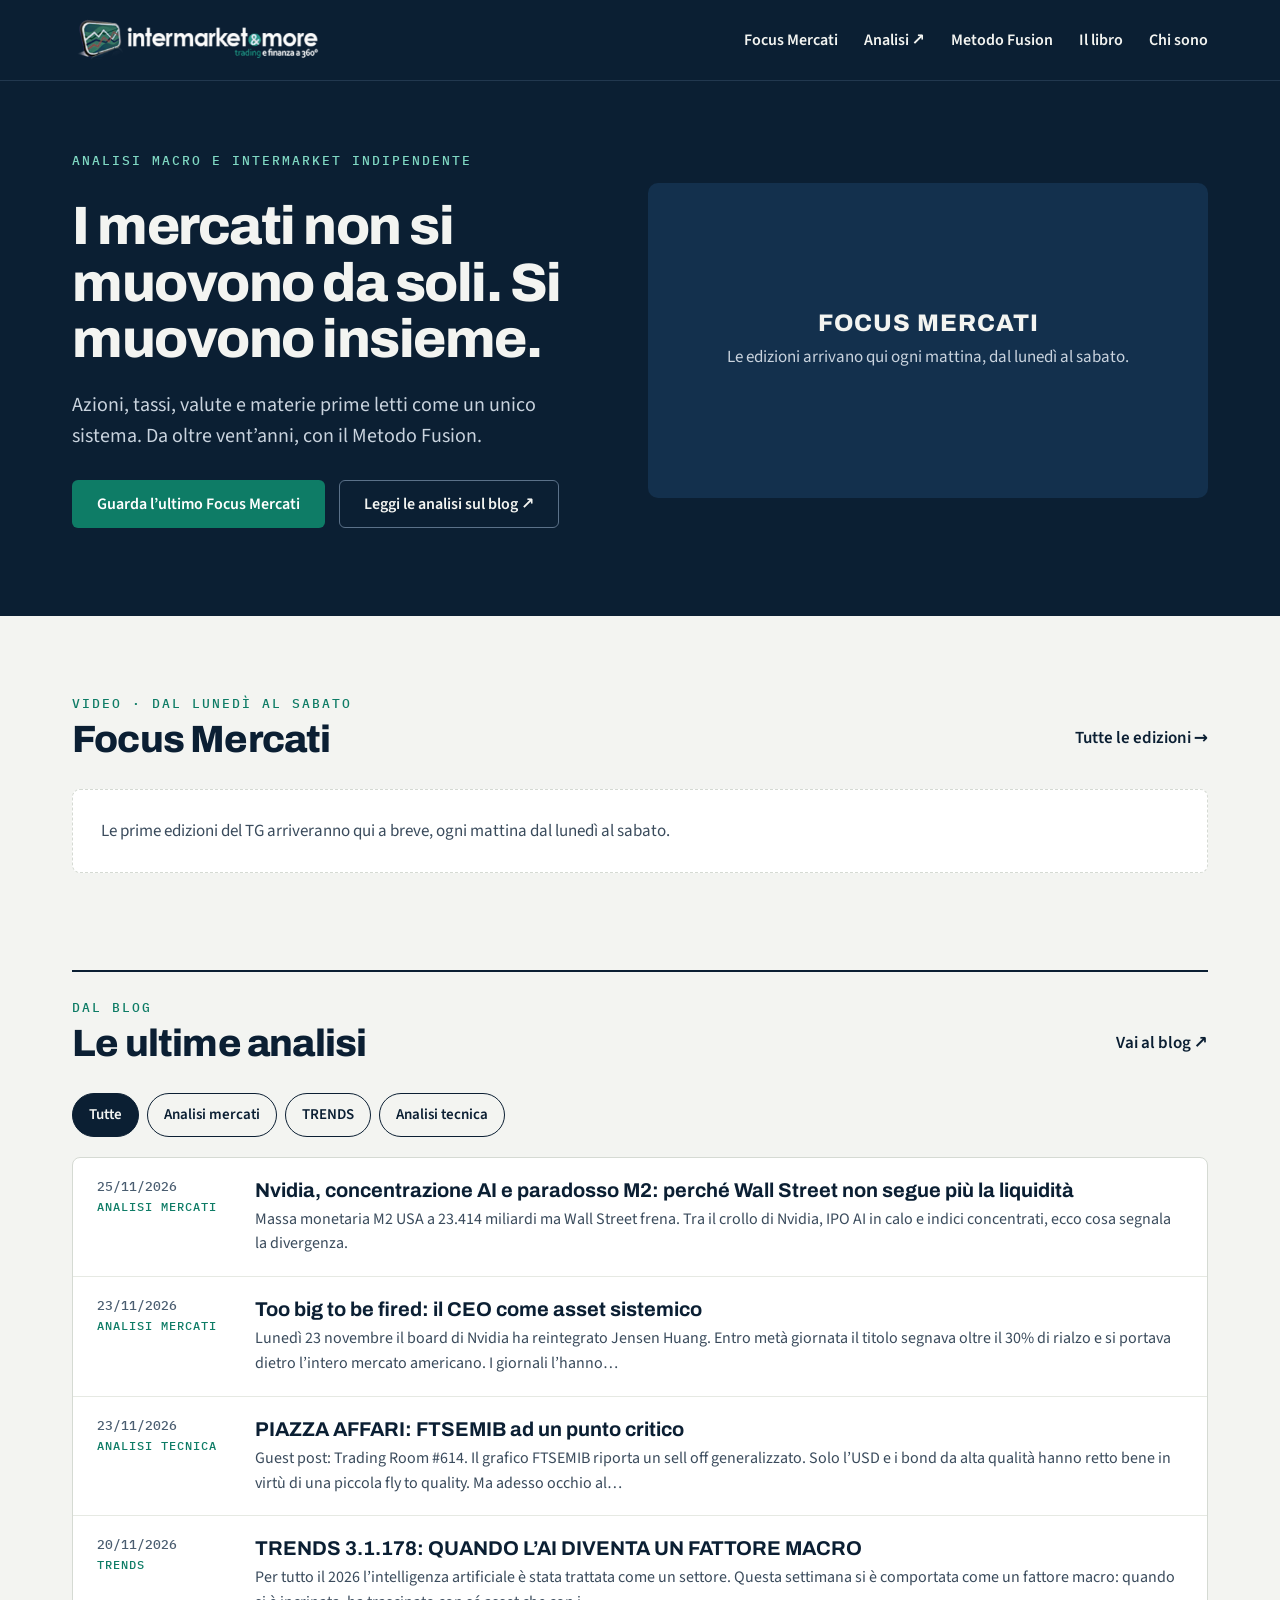
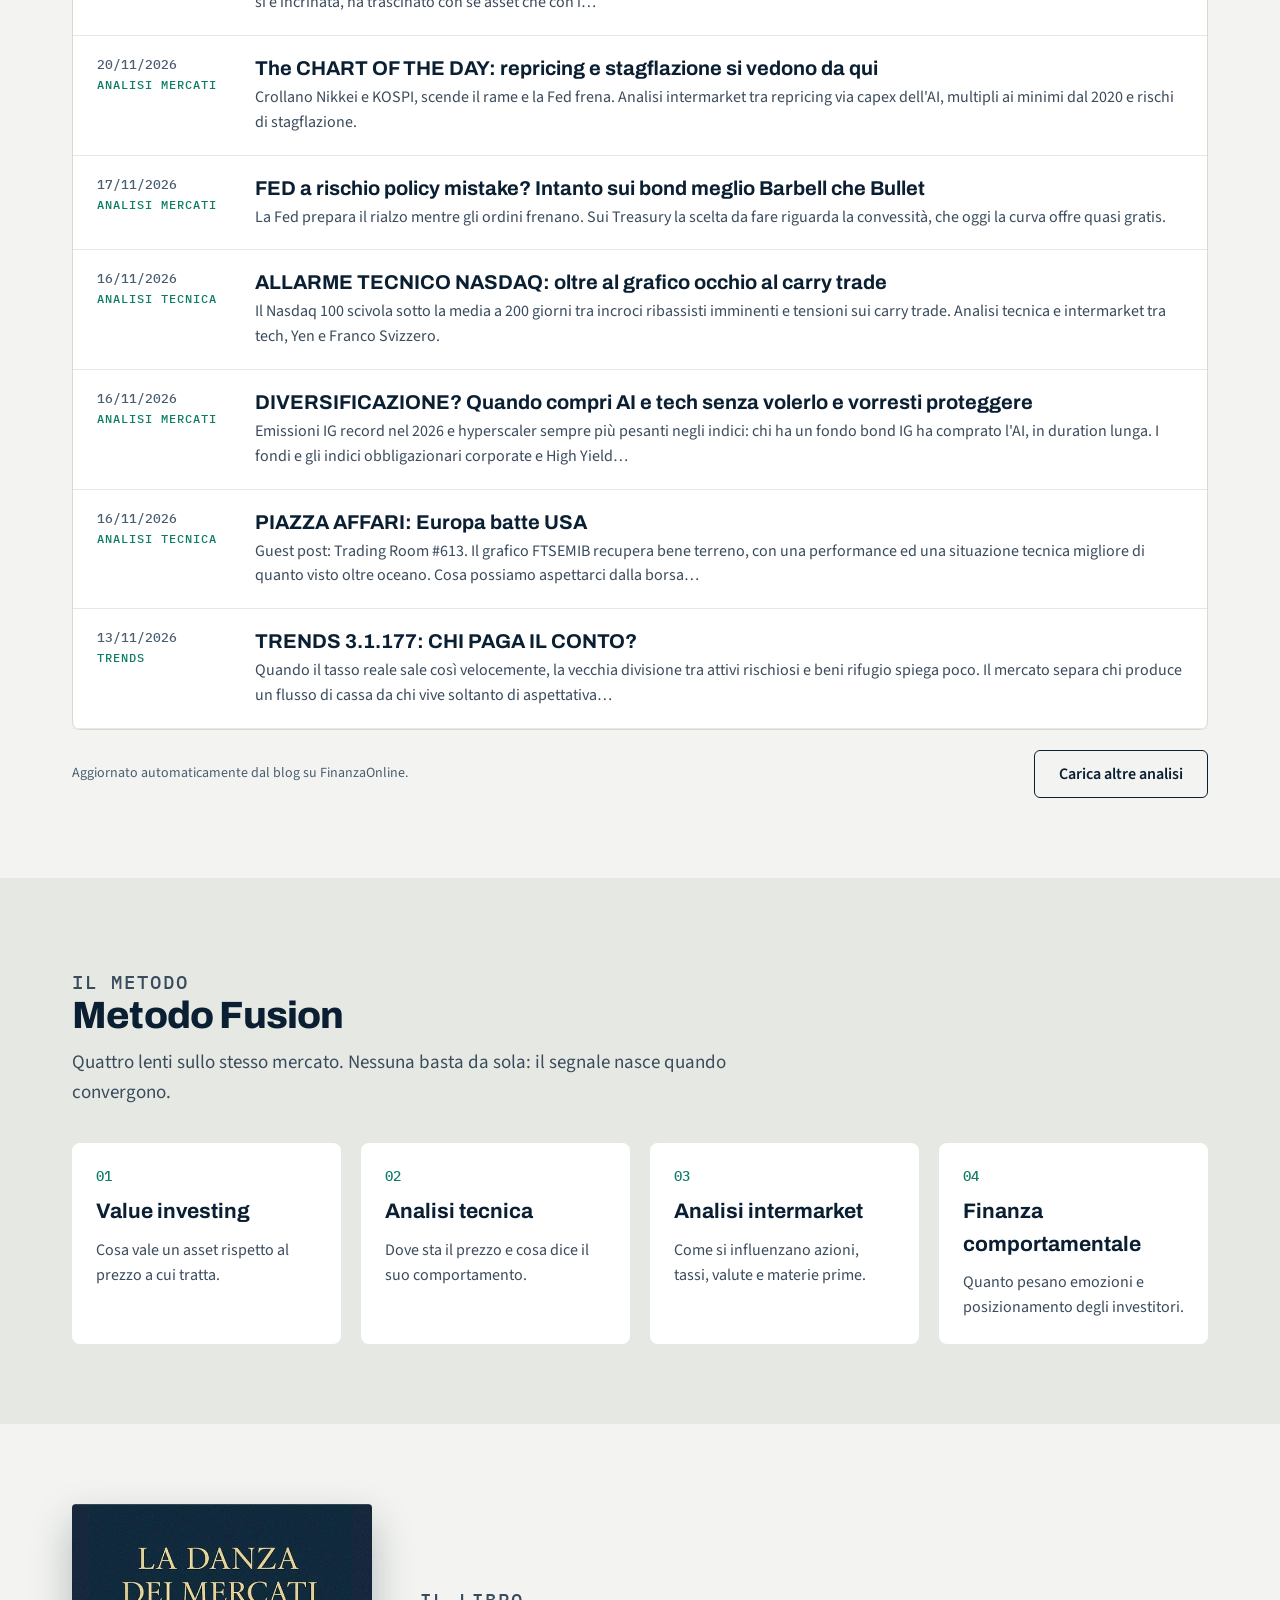
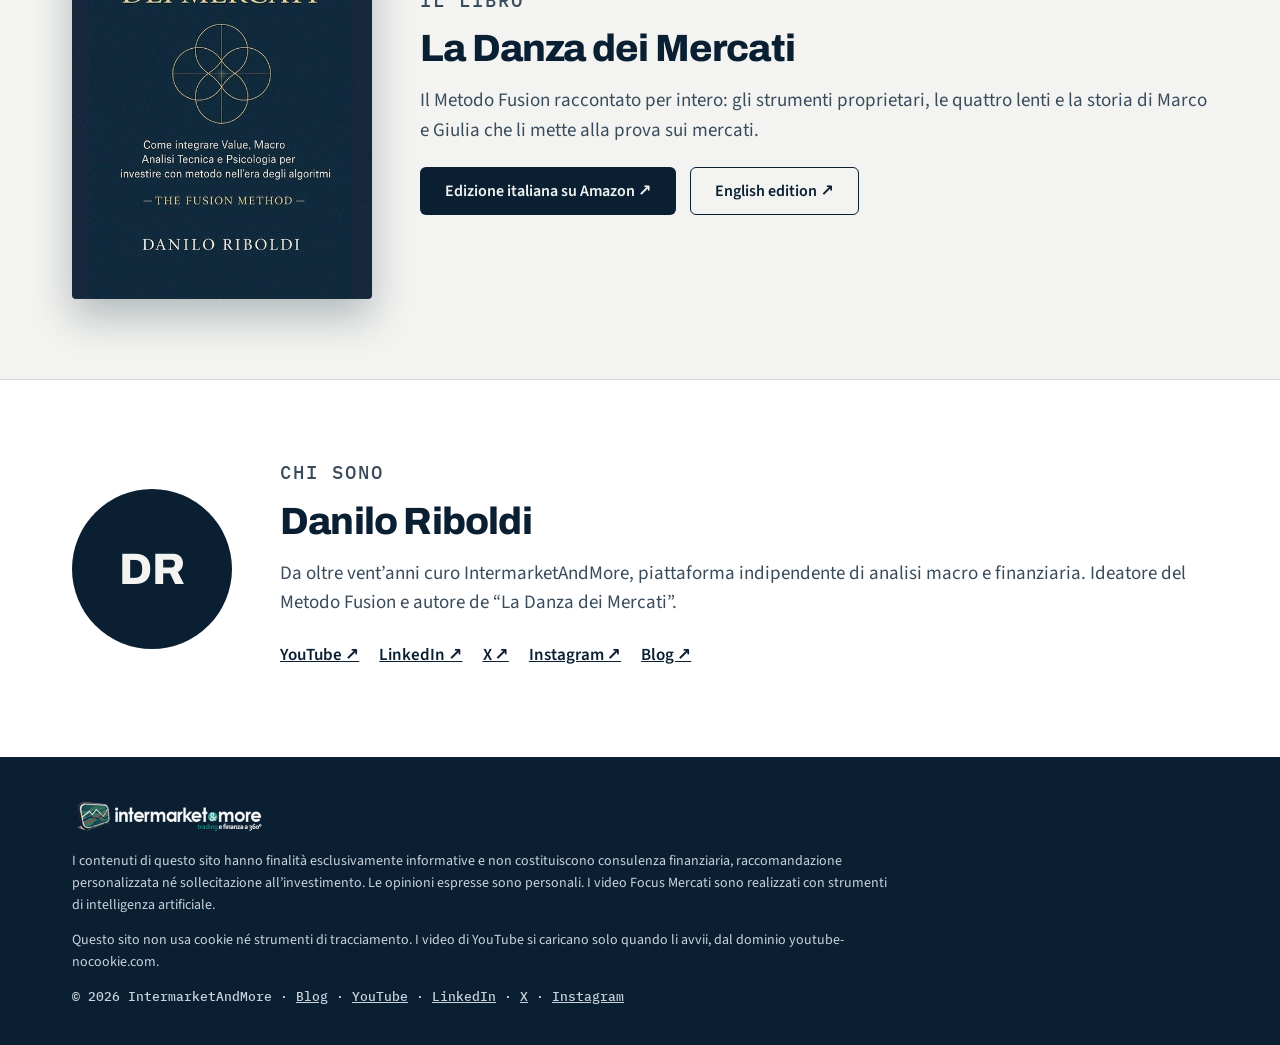
<file: index.html>
<!doctype html>
<html lang="it">
<head>
<meta charset="utf-8">
<meta name="viewport" content="width=device-width, initial-scale=1">
<title>IntermarketAndMore – analisi macro e intermarket</title>
<meta name="description" content="Analisi macro e intermarket indipendente: il TG Focus Mercati, le analisi del blog e il Metodo Fusion di Danilo Riboldi.">
<meta property="og:title" content="IntermarketAndMore – analisi macro e intermarket">
<meta property="og:description" content="Analisi macro e intermarket indipendente: il TG Focus Mercati, le analisi del blog e il Metodo Fusion di Danilo Riboldi.">
<meta property="og:type" content="website">
<link rel="icon" href="assets/logo.png">
<link rel="preload" href="assets/fonts/archivo-latin-800-normal.woff2" as="font" type="font/woff2" crossorigin>
<link rel="stylesheet" href="assets/style.css?v=070b5b3ecb">
</head>
<body><header class="site-header"><div class="wrap">
<a class="logo" href="" aria-label="IntermarketAndMore – home"><img src="assets/logo.png" alt="intermarket &amp; more – trading e finanza a 360°" width="253" height="52"></a>
<nav class="nav" aria-label="Navigazione principale">
<a href="focus-mercati/">Focus Mercati</a>
<a href="https://intermarketandmore.finanzaonline.com">Analisi ↗</a>
<a href="#metodo">Metodo Fusion</a>
<a href="#libro">Il libro</a>
<a href="#chi-sono">Chi sono</a>
</nav></div></header>
<main>
<section class="dark hero"><div class="wrap">
<div class="hero-text">
<p class="kicker">Analisi macro e intermarket indipendente</p>
<h1>I mercati non si muovono da soli. Si muovono insieme.</h1>
<p class="lead">Azioni, tassi, valute e materie prime letti come un unico sistema. Da oltre vent’anni, con il Metodo Fusion.</p>
<div class="actions"><a class="btn btn-accent" href="focus-mercati/">Guarda l’ultimo Focus Mercati</a><a class="btn btn-ghost-dark" href="https://intermarketandmore.finanzaonline.com">Leggi le analisi sul blog ↗</a></div>
</div>
<div class="hero-media"><div class="player"><div class="empty-player"><b>FOCUS MERCATI</b><span>Le edizioni arrivano qui ogni mattina, dal lunedì al sabato.</span></div></div></div>
</div></section>

<section class="block" aria-labelledby="fm-title"><div class="wrap">
<div class="block-head"><div><p class="kicker">Video · dal lunedì al sabato</p><h2 id="fm-title">Focus Mercati</h2></div>
<a class="more" href="focus-mercati/">Tutte le edizioni →</a></div>
<p class="empty-note">Le prime edizioni del TG arriveranno qui a breve, ogni mattina dal lunedì al sabato.</p>
</div></section>

<section class="block" aria-labelledby="blog-title" style="padding-top:0"><div class="wrap">
<div class="block-head top-rule"><div><p class="kicker">Dal blog</p><h2 id="blog-title">Le ultime analisi</h2></div>
<a class="more" href="https://intermarketandmore.finanzaonline.com">Vai al blog ↗</a></div>
<div class="filters" role="group" aria-label="Filtra per rubrica"><button class="pill" type="button" data-filter="all" aria-pressed="true">Tutte</button><button class="pill" type="button" data-filter="mercati" aria-pressed="false">Analisi mercati</button><button class="pill" type="button" data-filter="trends" aria-pressed="false">TRENDS</button><button class="pill" type="button" data-filter="tecnica" aria-pressed="false">Analisi tecnica</button></div>
<div class="posts" id="posts"><a class="post" href="https://intermarketandmore.finanzaonline.com/101993-101993.html" data-cat="mercati"><div class="when"><time datetime="2026-11-25">25/11/2026</time><span>Analisi mercati</span></div><div class="what"><b>Nvidia, concentrazione AI e paradosso M2: perché Wall Street non segue più la liquidità</b><span>Massa monetaria M2 USA a 23.414 miliardi ma Wall Street frena. Tra il crollo di Nvidia, IPO AI in calo e indici concentrati, ecco cosa segnala la divergenza.</span></div></a><a class="post" href="https://intermarketandmore.finanzaonline.com/too-big-to-fire-il-ceo-come-asset-sistemico-101986.html" data-cat="mercati"><div class="when"><time datetime="2026-11-23">23/11/2026</time><span>Analisi mercati</span></div><div class="what"><b>Too big to be fired: il CEO come asset sistemico</b><span>Lunedì 23 novembre il board di Nvidia ha reintegrato Jensen Huang. Entro metà giornata il titolo segnava oltre il 30% di rialzo e si portava dietro l’intero mercato americano. I giornali l’hanno…</span></div></a><a class="post" href="https://intermarketandmore.finanzaonline.com/piazza-affari-ftsemib-ad-un-punto-critico-101984.html" data-cat="tecnica"><div class="when"><time datetime="2026-11-23">23/11/2026</time><span>Analisi tecnica</span></div><div class="what"><b>PIAZZA AFFARI: FTSEMIB ad un punto critico</b><span>Guest post: Trading Room #614. Il grafico FTSEMIB riporta un sell off generalizzato. Solo l’USD e i bond da alta qualità hanno retto bene in virtù di una piccola fly to quality. Ma adesso occhio al…</span></div></a><a class="post" href="https://intermarketandmore.finanzaonline.com/trends-3-1-178-quando-lai-diventa-un-fattore-macro-101979.html" data-cat="trends"><div class="when"><time datetime="2026-11-20">20/11/2026</time><span>TRENDS</span></div><div class="what"><b>TRENDS 3.1.178: QUANDO L’AI DIVENTA UN FATTORE MACRO</b><span>Per tutto il 2026 l’intelligenza artificiale è stata trattata come un settore. Questa settimana si è comportata come un fattore macro: quando si è incrinata, ha trascinato con sé asset che con i…</span></div></a><a class="post" href="https://intermarketandmore.finanzaonline.com/the-chart-of-the-day-repricing-e-stagflazione-si-vedono-da-qui-101973.html" data-cat="mercati"><div class="when"><time datetime="2026-11-20">20/11/2026</time><span>Analisi mercati</span></div><div class="what"><b>The CHART OF THE DAY: repricing e stagflazione si vedono da qui</b><span>Crollano Nikkei e KOSPI, scende il rame e la Fed frena. Analisi intermarket tra repricing via capex dell&#x27;AI, multipli ai minimi dal 2020 e rischi di stagflazione.</span></div></a><a class="post" href="https://intermarketandmore.finanzaonline.com/fed-a-rischio-policy-mistake-intanto-sui-bond-meglio-barbell-che-bullet-101968.html" data-cat="mercati"><div class="when"><time datetime="2026-11-17">17/11/2026</time><span>Analisi mercati</span></div><div class="what"><b>FED a rischio policy mistake? Intanto sui bond meglio Barbell che Bullet</b><span>La Fed prepara il rialzo mentre gli ordini frenano. Sui Treasury la scelta da fare riguarda la convessità, che oggi la curva offre quasi gratis.</span></div></a><a class="post" href="https://intermarketandmore.finanzaonline.com/allarme-tecnico-nasdaq-oltre-al-grafico-occhio-al-carry-trade-101958.html" data-cat="tecnica"><div class="when"><time datetime="2026-11-16">16/11/2026</time><span>Analisi tecnica</span></div><div class="what"><b>ALLARME TECNICO NASDAQ: oltre al grafico occhio al carry trade</b><span>Il Nasdaq 100 scivola sotto la media a 200 giorni tra incroci ribassisti imminenti e tensioni sui carry trade. Analisi tecnica e intermarket tra tech, Yen e Franco Svizzero.</span></div></a><a class="post" href="https://intermarketandmore.finanzaonline.com/diversificazione-quando-compri-ai-e-tech-senza-volerlo-e-vorresti-proteggere-101950.html" data-cat="mercati"><div class="when"><time datetime="2026-11-16">16/11/2026</time><span>Analisi mercati</span></div><div class="what"><b>DIVERSIFICAZIONE? Quando compri AI e tech senza volerlo e vorresti proteggere</b><span>Emissioni IG record nel 2026 e hyperscaler sempre più pesanti negli indici: chi ha un fondo bond IG ha comprato l&#x27;AI, in duration lunga. I fondi e gli indici obbligazionari corporate e High Yield…</span></div></a><a class="post" href="https://intermarketandmore.finanzaonline.com/piazza-affari-europa-batte-usa-101947.html" data-cat="tecnica"><div class="when"><time datetime="2026-11-16">16/11/2026</time><span>Analisi tecnica</span></div><div class="what"><b>PIAZZA AFFARI: Europa batte USA</b><span>Guest post: Trading Room #613. Il grafico FTSEMIB recupera bene terreno, con una performance ed una situazione tecnica migliore di quanto visto oltre oceano. Cosa possiamo aspettarci dalla borsa…</span></div></a><a class="post" href="https://intermarketandmore.finanzaonline.com/trends-3-1-177-chi-paga-il-conto-101940.html" data-cat="trends"><div class="when"><time datetime="2026-11-13">13/11/2026</time><span>TRENDS</span></div><div class="what"><b>TRENDS 3.1.177: CHI PAGA IL CONTO?</b><span>Quando il tasso reale sale così velocemente, la vecchia divisione tra attivi rischiosi e beni rifugio spiega poco. Il mercato separa chi produce un flusso di cassa da chi vive soltanto di aspettativa…</span></div></a><a class="post" href="https://intermarketandmore.finanzaonline.com/rischio-huang-su-nvidia-ma-il-calo-del-titolo-era-iniziato-prima-dello-scandalo-101936.html" data-cat="mercati"><div class="when"><time datetime="2026-11-11">11/11/2026</time><span>Analisi mercati</span></div><div class="what"><b>Rischio Huang su Nvidia: ma il calo del titolo era iniziato prima dello scandalo</b><span>Adesso addirittura è il gossip a dominare a Wall Street anche se dietro a certe vicende potrebbe esserci molto di più.I fatti in due righe, perché sul gossip si è scritto anche troppo. Secondo il New…</span></div></a><a class="post" href="https://intermarketandmore.finanzaonline.com/piazza-affari-tensioni-blu-e-hi-tech-101933.html" data-cat="tecnica"><div class="when"><time datetime="2026-11-09">09/11/2026</time><span>Analisi tecnica</span></div><div class="what"><b>PIAZZA AFFARI: tensioni blu e Hi Tech</b><span>Guest post: Trading Room #612. Il grafico FTSEMIB vive come tutti i mercati azionari un momento di tensione, a seguito del sell off di giovedi che ha colpito sopratutto la tecnologia, anche se le…</span></div></a><a class="post" href="https://intermarketandmore.finanzaonline.com/trends-3-1-176-un-voto-piu-premi-al-rischio-da-rivedere-101928.html" data-cat="trends"><div class="when"><time datetime="2026-11-06">06/11/2026</time><span>TRENDS</span></div><div class="what"><b>TRENDS 3.1.176: un voto, più premi al rischio da rivedere</b><span>Lo stesso risultato elettorale ha compresso due premi al rischio nello stesso momento: quello geopolitico incorporato nel petrolio e quello che il mercato aveva assegnato alla corsa senza freni del…</span></div></a><a class="post" href="https://intermarketandmore.finanzaonline.com/in-borsa-si-paga-pegno-fine-del-tokenmaxxing-101920.html" data-cat="mercati"><div class="when"><time datetime="2026-11-06">06/11/2026</time><span>Analisi mercati</span></div><div class="what"><b>IN BORSA SI PAGA PEGNO: fine del Tokenmaxxing</b><span>L&#x27;era del tokenmaxxing è finita. Da Apple parte un segnale, il Tech fa i conti con il reale ROI dell&#x27;AI mentre i tassi obbligazionari non perdonano.</span></div></a><a class="post" href="https://intermarketandmore.finanzaonline.com/onda-blu-a-capitol-hill-che-succede-adesso-ai-mercati-101917.html" data-cat="mercati"><div class="when"><time datetime="2026-11-04">04/11/2026</time><span>Analisi mercati</span></div><div class="what"><b>Onda Blu a Capitol Hill: che succede adesso ai mercati?</b><span>Vittoria democratica a Capitol Hill: crolla il rischio sui Treasury, ma le borse frenano. Ecco gli impatti su tassi e settori azionari.</span></div></a><a class="post" href="https://intermarketandmore.finanzaonline.com/midterm-usa-2026-per-le-borse-e-sempre-un-successo-101910.html" data-cat="mercati"><div class="when"><time datetime="2026-11-03">03/11/2026</time><span>Analisi mercati</span></div><div class="what"><b>Midterm USA 2026: per le borse è SEMPRE un successo</b><span>Tempismo perfetto. Martedì 3 novembre gli americani votano, e il messaggio è servito: tranquilli, la storia è con noi e comunque vada sarà un successo! Quantomeno sulla carta… S&amp;P 500 dopo le…</span></div></a><a class="post" href="https://intermarketandmore.finanzaonline.com/midterm-usa-2026-ecco-come-stanno-in-realta-le-cose-101892.html" data-cat="mercati"><div class="when"><time datetime="2026-11-03">03/11/2026</time><span>Analisi mercati</span></div><div class="what"><b>Midterm USA 2026: ecco come stanno in REALTA’ le cose</b><span>C’è un copione logoro che le sale operative rispolverano puntualmente prima delle elezioni di metà mandato. Sembra quasi ad un calmante somministrato prima di coricarsi: non temete le urne, perché la…</span></div></a><a class="post" href="https://intermarketandmore.finanzaonline.com/piazza-affari-un-venerdi-nero-101907.html" data-cat="tecnica"><div class="when"><time datetime="2026-11-02">02/11/2026</time><span>Analisi tecnica</span></div><div class="what"><b>PIAZZA AFFARI: un venerdi nero</b><span>Guest post: Trading Room #611. Il grafico FTSEMIB vive come tutti i mercati azionari un momento di tensione, proprio in concomitanza del periodo che dovrebbe portarci il fatidico “Rally di Natale”…</span></div></a><a class="post" href="https://intermarketandmore.finanzaonline.com/la-settimana-in-cui-il-capex-ai-diventa-fatturato-101903.html" data-cat="mercati"><div class="when"><time datetime="2026-11-02">02/11/2026</time><span>Analisi mercati</span></div><div class="what"><b>La settimana in cui il capex AI diventa fatturato</b><span>Venerdì sera, ultima seduta di ottobre. Il Nasdaq chiude a -2,9%, la peggior giornata da inizio giugno. Intel perde il 28,6% in un colpo solo. L’S&amp;P 500 finisce a 7.580, sotto la media mobile a 100…</span></div></a><a class="post" href="https://intermarketandmore.finanzaonline.com/trends-3-1-175-quando-il-capex-si-fa-debito-101899.html" data-cat="trends"><div class="when"><time datetime="2026-10-30">30/10/2026</time><span>TRENDS</span></div><div class="what"><b>TRENDS 3.1.175: QUANDO IL CAPEX SI FA DEBITO</b><span>Per due anni il mercato ha chiesto all’intelligenza artificiale una cosa sola: quanto cresce. Questa settimana la domanda è cambiata. Chi la paga, con quale cassa, a quale tasso. Le risposte sono…</span></div></a><a class="post" href="https://intermarketandmore.finanzaonline.com/la-trappola-o-illusione-del-cassettista-101886.html" data-cat="mercati"><div class="when"><time datetime="2026-10-28">28/10/2026</time><span>Analisi mercati</span></div><div class="what"><b>LA TRAPPOLA (O ILLUSIONE) DEL CASSETTISTA</b><span>Un bond governativo che perde oltre il 50% dai massimi storici. Citofonare duration e maximum drawdown. Scopri i meccanismi occulti di duration e volatilità dietro il crollo dei BTP a 50 anni.</span></div></a><a class="post" href="https://intermarketandmore.finanzaonline.com/piazza-affari-ftsemib-sotto-la-media-mobile-200-101884.html" data-cat="tecnica"><div class="when"><time datetime="2026-10-26">26/10/2026</time><span>Analisi tecnica</span></div><div class="what"><b>PIAZZA AFFARI: FTSEMIB sotto la media mobile 200</b><span>Guest post: Trading Room #610. Il grafico FTSEMIB prende la strada ribassista e risulta evidente un’area supportiva importante con la MM 50 e su un supporto importante. Cosa possiamo aspettarci dalla…</span></div></a><a class="post" href="https://intermarketandmore.finanzaonline.com/trends-3-1-174-il-mondo-al-5-101879.html" data-cat="trends"><div class="when"><time datetime="2026-10-24">24/10/2026</time><span>TRENDS</span></div><div class="what"><b>TRENDS 3.1.174: IL MONDO AL 5%</b><span>Con il risk-free attorno al 5%, il mercato premia chi si autofinanzia e punisce chi ha bisogno di capitale esterno: Meta con il free cash flow negativo, i neocloud, la Francia, il BTP trascinato…</span></div></a><a class="post" href="https://intermarketandmore.finanzaonline.com/perche-wall-street-punisce-chi-investe-e-premia-chi-aspetta-101875.html" data-cat="mercati"><div class="when"><time datetime="2026-10-23">23/10/2026</time><span>Analisi mercati</span></div><div class="what"><b>Perche Wall Street punisce chi investe e premia chi aspetta</b><span>Tra ansia da Capex, trimestrali USA record punite e squeeze sui derivati: anatomia cinica di una correzione tech guidata dai market maker e dalla paura.</span></div></a><a class="post" href="https://intermarketandmore.finanzaonline.com/piazza-affari-la-situazione-si-complica-101872.html" data-cat="tecnica"><div class="when"><time datetime="2026-10-20">20/10/2026</time><span>Analisi tecnica</span></div><div class="what"><b>PIAZZA AFFARI: la situazione si complica</b><span>Guest post: Trading Room #609. Il grafico FTSEMIB resta impostato in fase correttiva in un momento che diventa topico con le trimestrali USA e le tensioni su tassi e debito delle società legate…</span></div></a><a class="post" href="https://intermarketandmore.finanzaonline.com/da-nvidia-a-coreweave-quando-il-capex-a-debito-fa-la-differenza-101868.html" data-cat="mercati"><div class="when"><time datetime="2026-10-19">19/10/2026</time><span>Analisi mercati</span></div><div class="what"><b>Da Nvidia a CoreWeave: quando il capex a debito fa la differenza</b><span>Il mercato si sveglia dall&#x27;illusione dell&#x27;AI a costo zero. Tra crolli dei neocloud, bond CoreWeave a rendimenti distressed e spread in allerta, ecco i veri rischi.</span></div></a><a class="post" href="https://intermarketandmore.finanzaonline.com/trends-3-1-173-la-parola-passa-al-rischio-di-credito-101861.html" data-cat="trends"><div class="when"><time datetime="2026-10-17">17/10/2026</time><span>TRENDS</span></div><div class="what"><b>TRENDS 3.1.173: LA PAROLA PASSA AL RISCHIO DI CREDITO</b><span>Il filo comune è uno solo. Il mercato sta prezzando un rischio di credito endogeno: nasce dall’incrocio tra un costo del capitale strutturalmente più alto e un ciclo di investimento finanziato sempre…</span></div></a><a class="post" href="https://intermarketandmore.finanzaonline.com/piazza-affari-grafico-ftsemib-in-debolezza-101857.html" data-cat="tecnica"><div class="when"><time datetime="2026-10-12">12/10/2026</time><span>Analisi tecnica</span></div><div class="what"><b>PIAZZA AFFARI: Grafico FTSEMIB in debolezza</b><span>Guest post: Trading Room #608. Il grafico FTSEMIB resta in una fase di debolezza, la rottura della media mobile 21 preoccupa (su scala weekly) ma positiva la tenuta della 200 giorni daily. Cosa…</span></div></a><a class="post" href="https://intermarketandmore.finanzaonline.com/il-paradosso-perche-tassi-e-debito-non-abbattono-la-borsa-101846.html" data-cat="mercati"><div class="when"><time datetime="2026-10-12">12/10/2026</time><span>Analisi mercati</span></div><div class="what"><b>IL PARADOSSO: PERCHE’ TASSI E DEBITO NON ABBATTONO LA BORSA</b><span>Le Big Tech si indebitano ignorando il costo del denaro. Un&#x27;analisi intermarket sul paradosso in cui una crescita iperbolica annienta la gravità dei tassi.</span></div></a><a class="post" href="https://intermarketandmore.finanzaonline.com/trends-3-1-172-i-tassi-non-sono-un-problema-101853.html" data-cat="trends"><div class="when"><time datetime="2026-10-09">09/10/2026</time><span>TRENDS</span></div><div class="what"><b>TRENDS 3.1.172: I TASSI NON SONO UN PROBLEMA!</b><span>Il mercato obbligazionario resta protagonista assieme alla resilienza del mercato azionario che continua a crescere, ma c’è un motivo molto difendibile a sostegno della tesi. Intanto però a breve si…</span></div></a><a class="post" href="https://intermarketandmore.finanzaonline.com/bce-alert-frenata-sul-trend-restrittivo-dei-tassi-di-interesse-101842.html" data-cat="mercati"><div class="when"><time datetime="2026-10-09">09/10/2026</time><span>Analisi mercati</span></div><div class="what"><b>BCE ALERT: FRENATA sul trend restrittivo dei TASSI di INTERESSE</b><span>L&#x27;inflazione headline torna a mordere al 3,8% mentre la core si ferma al 2,5%. La BCE è in trappola tra tassi alti, debito insostenibile e crescita asfittica.</span></div></a><a class="post" href="https://intermarketandmore.finanzaonline.com/bond-sotto-pressione-hedge-fund-in-action-101836.html" data-cat="mercati"><div class="when"><time datetime="2026-10-08">08/10/2026</time><span>Analisi mercati</span></div><div class="what"><b>BOND SOTTO PRESSIONE: HEDGE FUND IN ACTION!</b><span>Tanto tuono che piovve e alla fine è tornata quella cosa che sembrava accantonata. Sembrava perché la storia insegna, i cicli si ripetono e quindi era solo una questione di tempo. Ovviamente parlo…</span></div></a><a class="post" href="https://intermarketandmore.finanzaonline.com/la-grande-illusione-del-rally-101825.html" data-cat="mercati"><div class="when"><time datetime="2026-10-06">06/10/2026</time><span>Analisi mercati</span></div><div class="what"><b>LA GRANDE ILLUSIONE DEL RALLY</b><span>Aprite un qualsiasi terminale finanziario, guardate il grafico dell’S&amp;P 500 tradizionale e avrete la netta sensazione che il sistema economico stia vivendo una nuova epoca d’oro priva di ostacoli. Ma…</span></div></a><a class="post" href="https://intermarketandmore.finanzaonline.com/prezzo-del-petrolio-il-vero-costo-del-barile-101816.html" data-cat="mercati"><div class="when"><time datetime="2026-10-05">05/10/2026</time><span>Analisi mercati</span></div><div class="what"><b>PREZZO DEL PETROLIO: IL VERO COSTO DEL BARILE</b><span>Prezzo del petrolio: il Brent dice 102 dollari, il barile fisico oltre 120. I noli delle petroliere a 1 milione al giorno riscrivono il costo vero. E la curva backwardation dice tutto.</span></div></a><a class="post" href="https://intermarketandmore.finanzaonline.com/trends-3-1-171-il-prezzo-del-tempo-101812.html" data-cat="trends"><div class="when"><time datetime="2026-10-04">04/10/2026</time><span>TRENDS</span></div><div class="what"><b>TRENDS 3.1.171: IL PREZZO DEL TEMPO</b><span>Il mercato obbligazionario ha smesso di prezzare la prossima mossa delle banche centrali e ha cominciato a prezzare il costo della durata, cioè quanto costa prestare a lungo a Stati che finanziano…</span></div></a><a class="post" href="https://intermarketandmore.finanzaonline.com/ipo-anthropic-tutto-quello-che-bisogna-sapere-101807.html" data-cat="mercati"><div class="when"><time datetime="2026-09-30">30/09/2026</time><span>Analisi mercati</span></div><div class="what"><b>IPO Anthropic: tutto quello che bisogna sapere!</b><span>IPO Anthropic: 34 dei 42 miliardi di perdita non sono cassa. I 518 miliardi di impegni in compute invece sì. Ecco dove sta il rischio vero.</span></div></a><a class="post" href="https://intermarketandmore.finanzaonline.com/buyback-nvidia-da-record-proprio-quando-il-premio-al-rischio-e-sparito-101800.html" data-cat="mercati"><div class="when"><time datetime="2026-09-29">29/09/2026</time><span>Analisi mercati</span></div><div class="what"><b>Buyback Nvidia da record  proprio quando il premio al rischio è sparito</b><span>Nvidia lancia un buyback record mentre i Treasury rendono più degli utili azionari. Analisi del premio al rischio azzerato e del corto circuito AI.</span></div></a><a class="post" href="https://intermarketandmore.finanzaonline.com/piazza-affari-europa-che-arranca-101798.html" data-cat="tecnica"><div class="when"><time datetime="2026-09-28">28/09/2026</time><span>Analisi tecnica</span></div><div class="what"><b>PIAZZA AFFARI: Europa che arranca</b><span>Guest post: Trading Room #607. Il grafico FTSEMIB resta in una fase non proprio entusiasmante. Cosa possiamo aspettarci dalla borsa italiana per la prossima settimana? Tra i vari titoli occhio a…</span></div></a><a class="post" href="https://intermarketandmore.finanzaonline.com/trends-3-1-170-cambio-di-motore-101793.html" data-cat="trends"><div class="when"><time datetime="2026-09-26">26/09/2026</time><span>TRENDS</span></div><div class="what"><b>TRENDS 3.1.170: CAMBIO DI MOTORE</b><span>Non è più soltanto lo shock d’offerta della guerra con l’Iran. È la domanda. Un’economia americana che accelera, davanti a una banca centrale che uno shock d’offerta poteva ancora lasciarlo passare…</span></div></a><a class="post" href="https://intermarketandmore.finanzaonline.com/365-000-000-000-000-e-il-superciclo-head-101785.html" data-cat="mercati"><div class="when"><time datetime="2026-09-25">25/09/2026</time><span>Analisi mercati</span></div><div class="what"><b>365.000.000.000.000 e il superciclo HEAD</b><span>Il debito globale tocca 365mila miliardi e la spesa per interessi divora il futuro. L&#x27;inflazione è solo un anestetico: scopri i veri rischi per i mercati.</span></div></a><a class="post" href="https://intermarketandmore.finanzaonline.com/il-silenzio-dei-compratori-in-ultima-istanza-101780.html" data-cat="mercati"><div class="when"><time datetime="2026-09-25">25/09/2026</time><span>Analisi mercati</span></div><div class="what"><b>IL SILENZIO DEI COMPRATORI IN ULTIMA ISTANZA</b><span>La storica correlazione tra S&amp;P 500 e buyback si è spezzata. Tra tassi alti e spese per l&#x27;AI, le aziende smettono di ricomprare azioni: ecco perché il rally azionario corre un grave rischio.</span></div></a><a class="post" href="https://intermarketandmore.finanzaonline.com/the-big-trap-101772.html" data-cat="mercati"><div class="when"><time datetime="2026-09-23">23/09/2026</time><span>Analisi mercati</span></div><div class="what"><b>THE BIG TRAP</b><span>L&#x27;Intelligenza Artificiale promette miracoli ma il PIL USA stagna rispetto all&#x27;era Dotcom. Analisi intermarket tra bolla AI, dazi e deficit record.</span></div></a><a class="post" href="https://intermarketandmore.finanzaonline.com/piazza-affari-7-101761.html" data-cat="tecnica"><div class="when"><time datetime="2026-09-21">21/09/2026</time><span>Analisi tecnica</span></div><div class="what"><b>PIAZZA AFFARI: situazione più incerta di quanto sembri</b><span>Guest post: Trading Room #606. Il grafico FTSEMIB resta in trading range ma sottolinea il fatto che il momento è complesso. Cosa possiamo aspettarci dalla borsa italiana per la prossima settimana?…</span></div></a><a class="post" href="https://intermarketandmore.finanzaonline.com/trends-3-1-168-tassi-che-affondano-una-certa-fiducia-101755.html" data-cat="trends"><div class="when"><time datetime="2026-09-18">18/09/2026</time><span>TRENDS</span></div><div class="what"><b>TRENDS 3.1.169: TASSI CHE AFFONDANO UNA CERTA FIDUCIA</b><span>In otto giorni tre delle principali banche centrali del mondo hanno alzato i tassi. La BCE il 10 settembre, la Federal Reserve mercoledì, la Banca del Giappone venerdì. Una stretta sincronizzata che…</span></div></a><a class="post" href="https://intermarketandmore.finanzaonline.com/intermarket-i-tassi-salgono-e-che-faranno-le-borse-101750.html" data-cat="mercati"><div class="when"><time datetime="2026-09-18">18/09/2026</time><span>Analisi mercati</span></div><div class="what"><b>INTERMARKET: i tassi salgono e che faranno le borse?</b><span>Le azioni salgono con l&#x27;AI, ma il petrolio alle stelle e i Treasury al 5% lanciano un allarme. Scopri l&#x27;analisi intermarket e i veri rischi per il mercato azionario.</span></div></a><a class="post" href="https://intermarketandmore.finanzaonline.com/fomc-warsh-e-la-curva-che-non-perdona-101742.html" data-cat="mercati"><div class="when"><time datetime="2026-09-16">16/09/2026</time><span>Analisi mercati</span></div><div class="what"><b>FOMC, Warsh e la curva che non perdona</b><span>La Fed alza i tassi al 3,75-4% e Warsh nega condizioni restrittive. Cosa dicono dot plot, curva e petrolio su ottobre e dicembre.</span></div></a><a class="post" href="https://intermarketandmore.finanzaonline.com/piazza-affari-tensioni-in-action-101739.html" data-cat="tecnica"><div class="when"><time datetime="2026-09-14">14/09/2026</time><span>Analisi tecnica</span></div><div class="what"><b>PIAZZA AFFARI: tensioni in action</b><span>Guest post: Trading Room #605. Il grafico FTSEMIB ha recuperato bene ma il momento è complesso. Ricomincia l’analisi weekly. Cosa possiamo aspettarci dalla borsa italiana per la prossima settimana?…</span></div></a><a class="post" href="https://intermarketandmore.finanzaonline.com/trends-3-1-168-fine-della-copertura-101733.html" data-cat="trends"><div class="when"><time datetime="2026-09-11">11/09/2026</time><span>TRENDS</span></div><div class="what"><b>TRENDS 3.1.168: FINE DELLA COPERTURA</b><span>La settimana è stata dominata da uno shock energetico: il Brent ha guadagnato quasi il 9% superando i 100 $, spinto dall’escalation nel Golfo Persico e dal crollo dei transiti nello Stretto di…</span></div></a><a class="post" href="https://intermarketandmore.finanzaonline.com/cesi-e-ny-fed-recession-model-lillusione-del-miracolo-europeo-e-la-trappola-di-pechino-101728.html" data-cat="mercati"><div class="when"><time datetime="2026-09-10">10/09/2026</time><span>Analisi mercati</span></div><div class="what"><b>CESI e NY Fed Recession Model: L’Illusione del Miracolo Europeo e la Trappola di Pechino</b><span>Guardare il mercato oggi significa assistere alla solita, stancante recita di fine ciclo. Il consensus brancola nel buio, scambiando le rimbalzate d’orgoglio statistiche per riprese strutturali…</span></div></a><a class="post" href="https://intermarketandmore.finanzaonline.com/la-guerra-dei-tassi-trump-chiama-il-taglio-il-mercato-sconta-il-rialzo-101721.html" data-cat="mercati"><div class="when"><time datetime="2026-09-08">08/09/2026</time><span>Analisi mercati</span></div><div class="what"><b>LA GUERRA DEI TASSI: Trump chiama il taglio, il mercato sconta il rialzo</b><span>Quando si parla di tassi di interesse, bisogna sempre buttare un occhio molto attento ai dati sul mercato del lavoro USA: ed ecco che venerdì mattina, otto e mezza a New York, esce il numero che…</span></div></a><a class="post" href="https://intermarketandmore.finanzaonline.com/piazza-affari-restart-3-101718.html" data-cat="tecnica"><div class="when"><time datetime="2026-09-07">07/09/2026</time><span>Analisi tecnica</span></div><div class="what"><b>PIAZZA AFFARI: restart!</b><span>Guest post: Trading Room #604. Il grafico FTSEMIB ci ha regalato una settimana tranquilla. Ricomincia l’analisi weekly. Cosa possiamo aspettarci dalla borsa italiana per la prossima settimana? Tra i…</span></div></a><a class="post" href="https://intermarketandmore.finanzaonline.com/trends-3-1-167-repricing-globale-in-atto-101714.html" data-cat="trends"><div class="when"><time datetime="2026-09-05">05/09/2026</time><span>TRENDS</span></div><div class="what"><b>TRENDS 3.1.167: REPRICING GLOBALE IN ATTO</b><span>Il repricing globale non è un evento di svalutazione monetaria ma di stretta, e questo spiega quattro anomalie simultanee: petrolio +8% con l’oro fermo, payroll forti con le azioni in calo…</span></div></a><a class="post" href="https://intermarketandmore.finanzaonline.com/fed-e-inflazione-la-realta-di-jackson-hole-che-spaventa-i-mercati-101706.html" data-cat="mercati"><div class="when"><time datetime="2026-09-02">02/09/2026</time><span>Analisi mercati</span></div><div class="what"><b>FED e Inflazione: la Realtà di Jackson Hole che Spaventa i Mercati</b><span>Il consenso finanziario ama farsi raccontare le favole della buonanotte. Siamo onesti. Per settimane i gestori hanno cullato il sogno di un ammorbidimento monetario imminente, raccontandosi che la…</span></div></a><a class="post" href="https://intermarketandmore.finanzaonline.com/insider-trading-alla-casa-bianca-101700.html" data-cat="mercati"><div class="when"><time datetime="2026-08-31">31/08/2026</time><span>Analisi mercati</span></div><div class="what"><b>Insider Trading alla Casa Bianca!</b><span>Il problema non è quanto ha guadagnato Trump. Il problema è: che cosa sapeva quando ha comprato?</span></div></a><a class="post" href="https://intermarketandmore.finanzaonline.com/trends-3-1-166-la-cessione-storica-101691.html" data-cat="trends"><div class="when"><time datetime="2026-08-29">29/08/2026</time><span>TRENDS</span></div><div class="what"><b>TRENDS 3.1.166: LA CESSIONE STORICA</b><span>Warsh a Jackson Hole rinuncia alla forward guidance e alla funzione di reazione: la Fed si sfila dal ruolo di gestore della volatilità. Nove giorni prima il Tesoro aveva fatto l’opposto. Il put non è…</span></div></a><a class="post" href="https://intermarketandmore.finanzaonline.com/shock-da-jackson-hole-nuovi-rialzi-dei-tassi-in-arrivo-101687.html" data-cat="mercati"><div class="when"><time datetime="2026-08-28">28/08/2026</time><span>Analisi mercati</span></div><div class="what"><b>Shock da Jackson Hole: nuovi rialzi dei tassi in arrivo?</b><span>Il discorso pronunciato a Jackson Hole da Kevin Warsh ha il sapore di un bicchiere d’acqua gelata in piena notte. L’ex governatore ed esperto di dinamiche monetarie ha messo in chiaro le cose: la…</span></div></a><a class="post" href="https://intermarketandmore.finanzaonline.com/101678-101678.html" data-cat="mercati"><div class="when"><time datetime="2026-08-27">27/08/2026</time><span>Analisi mercati</span></div><div class="what"><b>Debito USA al 175% del PIL e Deficit stabilmente al 5%: ma non è che si finisce contro un MURO?</b><span>Il debito USA sfiora il 100% del PIL e Druckenmiller lancia l&#x27;allarme sul deficit. Scopri l&#x27;analisi intermarket sui tassi &quot;higher for longer&quot; e come proteggerti.</span></div></a><a class="post" href="https://intermarketandmore.finanzaonline.com/disinversione-cosa-ci-raccontano-i-tassi-di-interesse-101666.html" data-cat="mercati"><div class="when"><time datetime="2026-08-26">26/08/2026</time><span>Analisi mercati</span></div><div class="what"><b>DISINVERSIONE: cosa ci raccontano i tassi di interesse</b><span>Il mercato ha una memoria corta, ma la matematica dei rendimenti non perdona e ci racconta un’altra storia. Negli ultimi mesi, abbiamo assistito a uno dei fenomeni tecnici e macroeconomici più…</span></div></a><a class="post" href="https://intermarketandmore.finanzaonline.com/brent-alle-stelle-in-realta-non-e-cosi-101657.html" data-cat="mercati"><div class="when"><time datetime="2026-08-25">25/08/2026</time><span>Analisi mercati</span></div><div class="what"><b>BRENT ALLE STELLE? In realtà NON è così</b><span>Guardi il prezzo del Brent e pensi sia alto? Errore grave. Depurato dall&#x27;inflazione USA, il petrolio reale è ai livelli di cinquant&#x27;anni fa. Ecco la verità che la finanza mainstream non ti dice.</span></div></a><a class="post" href="https://intermarketandmore.finanzaonline.com/il-bazooka-che-spara-a-salve-101654.html" data-cat="mercati"><div class="when"><time datetime="2026-08-24">24/08/2026</time><span>Analisi mercati</span></div><div class="what"><b>IL BAZOOKA CHE SPARA A SALVE</b><span>Il buyback del Tesoro USA doveva calmare i rendimenti. È durato 48 ore. Ma oro e bitcoin corrono lo stesso: ecco cosa stanno prezzando davvero.</span></div></a><a class="post" href="https://intermarketandmore.finanzaonline.com/trends-3-1-165-qui-si-fa-la-storia-101649.html" data-cat="trends"><div class="when"><time datetime="2026-08-21">21/08/2026</time><span>TRENDS</span></div><div class="what"><b>TRENDS 3.1.165: QUI SI FA LA STORIA</b><span>Se i mercati vi sembrano tutto sommato stabili e tranquilli, allora significa che non avete la percezione di cosa sta capitando. Per esempio vi siete resi conto che il tratto lungo della curva tassi…</span></div></a><a class="post" href="https://intermarketandmore.finanzaonline.com/outlook-2026-cosa-dicono-davvero-i-segnali-dellanalisi-intermarket-101642.html" data-cat="mercati"><div class="when"><time datetime="2026-08-20">20/08/2026</time><span>Analisi mercati</span></div><div class="what"><b>Outlook 2026: Cosa dicono davvero i segnali dell’Analisi Intermarket</b><span>Gli analisti a Wall Street rialzi per le azioni nel 2026. Analisi Intermarket e finanza comportamentale per valutare i rischi reali di una value trap.</span></div></a><a class="post" href="https://intermarketandmore.finanzaonline.com/sp500-e-il-fantasma-del-2000-101632.html" data-cat="tecnica"><div class="when"><time datetime="2026-08-19">19/08/2026</time><span>Analisi tecnica</span></div><div class="what"><b>SP500 E IL FANTASMA DEL 2000</b><span>L&#x27;S&amp;P 500 ripercorrerà il crollo Dot-Com del 2000 fino a 3.960 punti? Smontiamo la banalità narrativa con l&#x27;analisi dei numeri e dei bilanci reali. Anche se il CAPE Ratio chiama una necessaria…</span></div></a><a class="post" href="https://intermarketandmore.finanzaonline.com/stress-test-equity-non-e-quello-che-pensi-101627.html" data-cat="mercati"><div class="when"><time datetime="2026-08-18">18/08/2026</time><span>Analisi mercati</span></div><div class="what"><b>STRESS TEST EQUITY. NON È QUELLO CHE PENSI</b><span>Il Treasury a 30 anni tocca il 5,3%, l&#x27;oro non risponde più alla paura, la Fed di Warsh gioca al buio: l&#x27;equity sta ignorando lo stress test vero.</span></div></a><a class="post" href="https://intermarketandmore.finanzaonline.com/il-60-40-non-e-rotto-e-tornato-normale-101619.html" data-cat="mercati"><div class="when"><time datetime="2026-08-12">12/08/2026</time><span>Analisi mercati</span></div><div class="what"><b>IL 60/40 NON È ROTTO. È TORNATO NORMALE</b><span>Il portafoglio 60/40 non protegge più: correlazione azioni bond positiva, debito USA verso il 175% del PIL e rischio AI dentro i bond.</span></div></a><a class="post" href="https://intermarketandmore.finanzaonline.com/ottantacinque-milioni-di-dollari-allora-il-conto-dellai-reale-101612.html" data-cat="mercati"><div class="when"><time datetime="2026-08-10">10/08/2026</time><span>Analisi mercati</span></div><div class="what"><b>Ottantacinque milioni di dollari all’ora: il conto dell’AI reale</b><span>Da qualche parte in Virginia un data center beve elettricità come un idrovoro beve acqua di fiume. Non lo vedi, non lo senti. Ma il contatore gira. Ottantacinque milioni di dollari all’ora, secondo i…</span></div></a><a class="post" href="https://intermarketandmore.finanzaonline.com/borse-ai-massimi-ma-rally-fragile-i-segnali-intermarket-che-anticipano-una-correzione-101606.html" data-cat="mercati"><div class="when"><time datetime="2026-08-06">06/08/2026</time><span>Analisi mercati</span></div><div class="what"><b>Borse ai massimi ma rally fragile? I segnali intermarket che anticipano una correzione</b><span>PIL nominale USA all&#x27;8%, S&amp;P 500 ai massimi, ma il mercato obbligazionario teme il surriscaldamento. I segnali intermarket da guardare prima della prossima correzione.</span></div></a><a class="post" href="https://intermarketandmore.finanzaonline.com/piazza-affari-il-mercato-regge-101604.html" data-cat="tecnica"><div class="when"><time datetime="2026-08-03">03/08/2026</time><span>Analisi tecnica</span></div><div class="what"><b>PIAZZA AFFARI: il mercato regge</b><span>Guest post: Trading Room #603. Il grafico FTSEMIB malgrado tutto regge anche se non risulta netta una direzionalità,Cosa possiamo aspettarci dalla borsa italiana per la prossima settimana? Tra i vari…</span></div></a><a class="post" href="https://intermarketandmore.finanzaonline.com/keep-calm-and-enjoy-your-holidays-3-101602.html" data-cat="mercati"><div class="when"><time datetime="2026-08-01">01/08/2026</time><span>Analisi mercati</span></div><div class="what"><b>KEEP CALM and enjoy your Holidays</b><span>PRENDIAMOCI UNA PAUSA. Fermiamoci un attimo. E ricarichiamo le batterie. L’autunno di certo sarà rovente. Buone vacanze a tutti.</span></div></a><a class="post" href="https://intermarketandmore.finanzaonline.com/fed-ferma-mercati-no-kevin-warsh-e-la-spaccatura-di-wall-street-101596.html" data-cat="mercati"><div class="when"><time datetime="2026-07-30">30/07/2026</time><span>Analisi mercati</span></div><div class="what"><b>Fed ferma, mercati no: Kevin Warsh e la spaccatura di Wall Street</b><span>FOMC in action. Fed ferma al 3,50-3,75% ma spaccata su tre voti. Rendimenti ai massimi, CDS Oracle da record: la leva sul capex AI comincia a far paura.</span></div></a><a class="post" href="https://intermarketandmore.finanzaonline.com/cds-big-tech-in-allargamento-quando-lintelligenza-artificiale-vive-a-debito-101590.html" data-cat="mercati"><div class="when"><time datetime="2026-07-30">30/07/2026</time><span>Analisi mercati</span></div><div class="what"><b>CDS Big Tech in allargamento: quando l’Intelligenza Artificiale vive a debito</b><span>Gli spread CDS sui nomi dell&#x27;IA si allargano. Tra Capex record sostenuto da debito e rendimenti sotto pressione, il mercato del credito scopre le prime crepe dell&#x27;Intelligenza Artificiale.</span></div></a><a class="post" href="https://intermarketandmore.finanzaonline.com/correlazione-magica-tassi-reali-e-forward-price-earning-analisi-e-scenari-101586.html" data-cat="mercati"><div class="when"><time datetime="2026-07-29">29/07/2026</time><span>Analisi mercati</span></div><div class="what"><b>CORRELAZIONE MAGICA: tassi reali e forward price earning. Analisi e scenari.</b><span>Tassi reali al top dal 2008, forward Price Earning sopra media: la correlazione regge solo grazie agli utili trimestrali record. Fino a quando?</span></div></a><a class="post" href="https://intermarketandmore.finanzaonline.com/warsh-tassi-reali-e-oro-la-fine-di-un-mito-101580.html" data-cat="mercati"><div class="when"><time datetime="2026-07-28">28/07/2026</time><span>Analisi mercati</span></div><div class="what"><b>Warsh, tassi reali e oro: la fine di un mito</b><span>Oro e massa monetaria globale hanno smesso di camminare insieme. Tassi reali, dollaro forte e la svolta hawkish di Warsh spiegano un decoupling che nasconde più di un semplice ribasso.</span></div></a><a class="post" href="https://intermarketandmore.finanzaonline.com/trends-3-1-164-il-prezzo-del-tempo-101576.html" data-cat="trends"><div class="when"><time datetime="2026-07-25">25/07/2026</time><span>TRENDS</span></div><div class="what"><b>TRENDS 3.1.164: IL PREZZO DEL TEMPO</b><span>Ci sono settimane in cui i mercati si muovono, e settimane in cui cambia l’unità di misura con cui li si guarda. Questa è stata la seconda cosa. Questa settimana sulla carta abbiamo avuto quattro…</span></div></a><a class="post" href="https://intermarketandmore.finanzaonline.com/brent-hormuz-e-trimestrali-tech-la-compiacenza-di-wall-street-101570.html" data-cat="mercati"><div class="when"><time datetime="2026-07-22">22/07/2026</time><span>Analisi mercati</span></div><div class="what"><b>Brent, Hormuz e trimestrali tech: la compiacenza di Wall Street</b><span>Petrolio ai massimi, Fed di Warsh sempre più falco, azionario in rally: tre segnali che raccontano storie opposte. Chi ha davvero ragione?</span></div></a><a class="post" href="https://intermarketandmore.finanzaonline.com/crollo-semiconduttori-e-kimi-k3-la-verita-sul-rischio-open-source-cinese-101566.html" data-cat="mercati"><div class="when"><time datetime="2026-07-20">20/07/2026</time><span>Analisi mercati</span></div><div class="what"><b>Crollo semiconduttori e Kimi K3: la verità sul rischio open source cinese</b><span>Il crollo dello S&amp;P 500 guidato dai chipmaker svela la fragilita della concentrazione degli indici. Kimi K3 e l&#x27;open-source cinese minacciano Wall Street: ecco la verita oltre la narrativa mainstream.</span></div></a><a class="post" href="https://intermarketandmore.finanzaonline.com/trends-3-1-163-il-fronte-sbagliato-dei-mercati-101561.html" data-cat="trends"><div class="when"><time datetime="2026-07-18">18/07/2026</time><span>TRENDS</span></div><div class="what"><b>TRENDS 3.1.163: IL FRONTE SBAGLIATO DEI MERCATI</b><span>Le tre anomalie al centro dell&#x27;episodio: l&#x27;oro che archivia la peggior settimana da sei nonostante l&#x27;escalation (regime dei tassi reali batte la paura), i Treasury inchiodati al 4,55% che non…</span></div></a><a class="post" href="https://intermarketandmore.finanzaonline.com/global-wealth-report-ricchezza-mediana-giu-e-governi-a-caccia-di-risparmi-101559.html" data-cat="mercati"><div class="when"><time datetime="2026-07-17">17/07/2026</time><span>Analisi mercati</span></div><div class="what"><b>Global Wealth Report: ricchezza mediana giù e governi a caccia di risparmi</b><span>La ricchezza globale cresce ma l’Eurozona affonda nella stagnazione. Smascheriamo l’illusione valutaria del Global Wealth Report 2026 e i veri rischi per il tuo patrimonio.</span></div></a><a class="post" href="https://intermarketandmore.finanzaonline.com/ai-e-capex-stellari-la-svolta-ibrida-101553.html" data-cat="mercati"><div class="when"><time datetime="2026-07-16">16/07/2026</time><span>Analisi mercati</span></div><div class="what"><b>AI e Capex stellari: la svolta ibrida</b><span>I mercati sono a un bivio fragile. Tra aspettative utili trimestrali folli e concentrazione record di titoli legati all&#x27;intelligenza artificiale.</span></div></a><a class="post" href="https://intermarketandmore.finanzaonline.com/matrice-di-correlazione-la-vera-diversificazione-allindice-azionario-101547.html" data-cat="mercati"><div class="when"><time datetime="2026-07-14">14/07/2026</time><span>Analisi mercati</span></div><div class="what"><b>MATRICE di CORRELAZIONE: la vera diversificazione all’indice azionario</b><span>L&#x27;S&amp;P 500 pesa il 39% in tecnologia. La matrice di correlazione svela perché il tuo indice diversificato oggi non lo è più.</span></div></a><a class="post" href="https://intermarketandmore.finanzaonline.com/la-trappola-dei-rendimenti-reali-al-29-bond-ed-equity-vanno-in-difficolta-101539.html" data-cat="mercati"><div class="when"><time datetime="2026-07-14">14/07/2026</time><span>Analisi mercati</span></div><div class="what"><b>La trappola dei rendimenti reali al 2,9% (bond ed equity vanno in difficoltà)</b><span>l tech crolla da Seul a New York, i tassi reali volano ai massimi dal 2008 e Hormuz brucia ancora. Chi pensava che la favola dell’intelligenza artificiale potesse correre all’infinito senza fare i…</span></div></a><a class="post" href="https://intermarketandmore.finanzaonline.com/trends-3-1-162-assuefazione-101536.html" data-cat="trends"><div class="when"><time datetime="2026-07-13">13/07/2026</time><span>TRENDS</span></div><div class="what"><b>TRENDS 3.1.162: ASSUEFAZIONE</b><span>Una settimana che ci consegna un mercato che ha imparato a convivere con la guerra. Gli Stati Uniti e l’Iran si sono colpiti per due giorni consecutivi, missili sulle basi americane nel Golfo, tanker…</span></div></a><a class="post" href="https://intermarketandmore.finanzaonline.com/alert-magnificent-7-e-rischio-sistemico-cina-e-payoff-da-monitorare-101528.html" data-cat="mercati"><div class="when"><time datetime="2026-07-09">09/07/2026</time><span>Analisi mercati</span></div><div class="what"><b>ALERT Magnificent 7 e rischio sistemico: CINA e payoff da monitorare!</b><span>Guardatelo bene quel grafico di Apollo. Quello in cui il consenso, con la solita commovente fiducia cieca, disegna un’impennata verticale del free cash flow per le Big Tech da qui al 2030. Ok, si…</span></div></a><a class="post" href="https://intermarketandmore.finanzaonline.com/hormuz-brucia-ma-i-mercati-reagiscono-in-modo-strano-101526.html" data-cat="mercati"><div class="when"><time datetime="2026-07-08">08/07/2026</time><span>Analisi mercati</span></div><div class="what"><b>Hormuz Brucia ma i mercati reagiscono in modo strano</b><span>Una petroliera qatariota che brucia al largo dell’Oman, di notte, centrata da un missile mentre usciva dallo Stretto. Il gas naturale liquefatto più pregiato del pianeta, con una rotta sola per…</span></div></a><a class="post" href="https://intermarketandmore.finanzaonline.com/crack-spread-perche-benzina-e-gasolio-non-seguono-il-crollo-del-petrolio-101522.html" data-cat="mercati"><div class="when"><time datetime="2026-07-02">02/07/2026</time><span>Analisi mercati</span></div><div class="what"><b>CRACK SPREAD: perché benzina e gasolio non seguono il crollo del petrolio</b><span>Il petrolio è crollato del 40% ma benzina e gasolio no. Accise, crack spread e geografia delle raffinerie: ecco chi decide il prezzo alla pompa.</span></div></a><a class="post" href="https://intermarketandmore.finanzaonline.com/capex-ai-e-mercati-la-verita-sta-venendo-a-galla-101516.html" data-cat="mercati"><div class="when"><time datetime="2026-06-29">29/06/2026</time><span>Analisi mercati</span></div><div class="what"><b>CAPEX, AI e mercati: LA VERITA’ sta venendo a galla</b><span>Il crollo del Free Cash Flow delle Big Tech rivela la dura realtà del boom AI nel 2026: spesi miliardi in CapEx mentre i produttori di chip intascano tutto.</span></div></a><a class="post" href="https://intermarketandmore.finanzaonline.com/piazza-affari-arriva-la-debolezza-e-ci-sta-101514.html" data-cat="tecnica"><div class="when"><time datetime="2026-06-29">29/06/2026</time><span>Analisi tecnica</span></div><div class="what"><b>PIAZZA AFFARI: arriva la debolezza (e ci sta)</b><span>Guest post: Trading Room #602. Il grafico FTSEMIB corregge ed è assolutamente naturale e giusto per smaltire gli eccessi delle ultime settimane. Cosa possiamo aspettarci dalla borsa italiana per la…</span></div></a><a class="post" href="https://intermarketandmore.finanzaonline.com/trends-3-1-161-il-grande-livellatore-101509.html" data-cat="trends"><div class="when"><time datetime="2026-06-26">26/06/2026</time><span>TRENDS</span></div><div class="what"><b>TRENDS 3.1.161: IL GRANDE LIVELLATORE</b><span>Una settimana una sola forza ha rimesso ordine in mercati che per mesi avevano viaggiato ciascuno con la propria narrazione. Quella forza non è un evento, è un prezzo: il prezzo del denaro. E quando…</span></div></a><a class="post" href="https://intermarketandmore.finanzaonline.com/correlazione-rotta-petrolio-giu-ma-i-tassi-salgono-101501.html" data-cat="mercati"><div class="when"><time datetime="2026-06-24">24/06/2026</time><span>Analisi mercati</span></div><div class="what"><b>CORRELAZIONE ROTTA? Petrolio giù ma i tassi salgono</b><span>Il petrolio crolla ma i tassi salgono: la correlazione si è rotta. Perché la Fed di Warsh teme ancora l&#x27;inflazione e cosa significa per i mercati</span></div></a><a class="post" href="https://intermarketandmore.finanzaonline.com/investire-a-lungo-termine-il-mito-della-linea-blu-101488.html" data-cat="mercati"><div class="when"><time datetime="2026-06-19">19/06/2026</time><span>Analisi mercati</span></div><div class="what"><b>Investire a lungo termine: il mito della “linea blu”</b><span>Il grafico sulle probabilità di perdita dell’S&amp;P 500 è vero ma truccato: nominale, americano e cieco sul prezzo. Cosa non vi dice davvero.</span></div></a><a class="post" href="https://intermarketandmore.finanzaonline.com/no-forward-guidance-no-party-101494.html" data-cat="mercati"><div class="when"><time datetime="2026-06-18">18/06/2026</time><span>Analisi mercati</span></div><div class="what"><b>NO FORWARD GUIDANCE, NO PARTY!</b><span>Kevin Warsh esordisce alla Fed cancellando la forward guidance: tassi fermi ma dot plot da falco. Ecco l&#x27;analisi intermarket della verità per proteggere il patrimonio.</span></div></a><a class="post" href="https://intermarketandmore.finanzaonline.com/mercati-azionari-e-risk-on-frog-azzera-i-pericoli-101483.html" data-cat="mercati"><div class="when"><time datetime="2026-06-18">18/06/2026</time><span>Analisi mercati</span></div><div class="what"><b>Mercati azionari e Risk On: FROG azzera i pericoli</b><span>L&#x27;indicatore FROG tocca lo zero assoluto: il mercato cancella il rischio e si tuffa in un&#x27;euforia cieca. Ecco l&#x27;analisi intermarket senza filtri per difendere il tuo patrimonio prima del risveglio.</span></div></a><a class="post" href="https://intermarketandmore.finanzaonline.com/hormuz-perche-i-mercati-stanno-comprando-unillusione-101476.html" data-cat="mercati"><div class="when"><time datetime="2026-06-17">17/06/2026</time><span>Analisi mercati</span></div><div class="what"><b>Hormuz: perché i mercati stanno comprando un’illusione</b><span>Il petrolio scivola in area 80 dollari e tutti festeggiano il “ritorno alla normalità”. Che idiozia di massa. Io non ci credo. Trump scrive post trionfali su Truth, ma a cantare vittoria stavolta è…</span></div></a><a class="post" href="https://intermarketandmore.finanzaonline.com/oro-non-un-bene-rifugio-ma-un-termometro-dei-tassi-reali-101469.html" data-cat="mercati"><div class="when"><time datetime="2026-06-16">16/06/2026</time><span>Analisi mercati</span></div><div class="what"><b>Oro: non un bene rifugio, ma un termometro dei tassi reali</b><span>Petrolio giù, oro su sulla pace: a muovere il metallo sono i tassi reali, non la guerra. Domani il primo FOMC di Warsh. Ecco cosa guardare davvero.</span></div></a><a class="post" href="https://intermarketandmore.finanzaonline.com/piazza-affari-che-sia-la-volta-buona-101460.html" data-cat="tecnica"><div class="when"><time datetime="2026-06-15">15/06/2026</time><span>Analisi tecnica</span></div><div class="what"><b>PIAZZA AFFARI: che sia la volta buona?</b><span>Guest post: Trading Room #601. Il grafico FTSEMIB torna a salire grazie anche alle notizie che ci riportano un possibile accordo tra USA e Iran. In questo video cerchiamo di capire come stanno le…</span></div></a><a class="post" href="https://intermarketandmore.finanzaonline.com/hormuz-riapre-il-petrolio-scende-e-la-fed-adesso-che-fa-101462.html" data-cat="mercati"><div class="when"><time datetime="2026-06-15">15/06/2026</time><span>Analisi mercati</span></div><div class="what"><b>Hormuz riapre, il petrolio scende: e la Fed adesso che fa?</b><span>Venerdì, a sentire i TG, si firma. E il barile lo sconta già.Il Brent che a marzo aveva sfondato quota 114, con i profeti catastrofisti a promettere i 200 dollari e il remake in technicolor degli…</span></div></a><a class="post" href="https://intermarketandmore.finanzaonline.com/trends-3-1-160-il-paradosso-della-pace-101455.html" data-cat="trends"><div class="when"><time datetime="2026-06-13">13/06/2026</time><span>TRENDS</span></div><div class="what"><b>TRENDS 3.1.160: IL PARADOSSO DELLA PACE</b><span>Una settimana dove il mercato ha capito una cosa scomoda: la pace da sola, non basta a riportare l’ordine. Soprattutto sui tassi e sulle rotazioni necessarie per fare spazio a SPCX. Detto questo, la…</span></div></a><a class="post" href="https://intermarketandmore.finanzaonline.com/spacex-ipo-da-record-le-verita-che-non-ti-vengono-dette-101447.html" data-cat="mercati"><div class="when"><time datetime="2026-06-12">12/06/2026</time><span>Analisi mercati</span></div><div class="what"><b>SpaceX IPO da record: le verità che non ti vengono dette</b><span>SpaceX IPO da record sul Nasdaq: dietro il bid trilionario non c&#x27;è il mercato ma i fondi indicizzati costretti a comprare. Cosa rischia chi ha un QQQ.</span></div></a><a class="post" href="https://intermarketandmore.finanzaonline.com/tassi-bce-il-fantasma-di-trichet-si-aggira-per-francoforte-101423.html" data-cat="mercati"><div class="when"><time datetime="2026-06-11">11/06/2026</time><span>Analisi mercati</span></div><div class="what"><b>TASSI BCE: Il fantasma di Trichet si aggira per Francoforte</b><span>La BCE alza oggi per la prima volta dal 2023, su uno shock petrolifero. Come Trichet nel 2008 e nel 2011, e sappiamo com&#x27;è finita. Il parallelo storico, la press conference e cosa fare sulla duration…</span></div></a><a class="post" href="https://intermarketandmore.finanzaonline.com/101416-101416.html" data-cat="mercati"><div class="when"><time datetime="2026-06-10">10/06/2026</time><span>Analisi mercati</span></div><div class="what"><b>Italia più sicura degli USA? I CDS che riscrivono la mappa del rischio sovrano</b><span>I CDS USA a 5 anni trattano sopra quelli italiani. Non è una crisi temporanea: è la nuova normalità. Apollo lo chiama BBB. Il mercato lo prezza già.</span></div></a><a class="post" href="https://intermarketandmore.finanzaonline.com/target-sp500-a-8-000-la-trappola-degli-utili-societari-ai-nel-report-goldman-sachs-101410.html" data-cat="mercati"><div class="when"><time datetime="2026-06-09">09/06/2026</time><span>Analisi mercati</span></div><div class="what"><b>Target SP500 a 8.000: la trappola degli utili societari AI nel report Goldman Sachs</b><span>Goldman Sachs alza il target S&amp;P 500 a 8.000 basandosi sulla crescita degli utili e non sui multipli. Ma la concentrazione del rischio sul comparto AI rende il castello fragile.</span></div></a><a class="post" href="https://intermarketandmore.finanzaonline.com/nozze-bpm-mps-e-fusione-intesa-bper-la-verita-dietro-i-rumor-di-mercato-101404.html" data-cat="mercati"><div class="when"><time datetime="2026-06-07">07/06/2026</time><span>Analisi mercati</span></div><div class="what"><b>Nozze BPM-MPS e proposta Intesa BPER: la verità dietro i rumor di mercato</b><span>Il risiko bancario italiano si accende con l&#x27;offerta Banco BPM-MPS. Ma quali sono le vere trappole dietro i proclami di efficienza? Un&#x27;analisi cinica e controcorrente oltre i dogmi della BCE.</span></div></a><a class="post" href="https://intermarketandmore.finanzaonline.com/trends-3-1-159-turning-point-101399.html" data-cat="trends"><div class="when"><time datetime="2026-06-06">06/06/2026</time><span>TRENDS</span></div><div class="what"><b>TRENDS 3.1.159: TURNING POINT</b><span>Una settimana ricca di eventi e di situazioni. Una parabola che ha portato lo SP500 ai nuovi massimi e poi il Nasdaq in una seduta a -4.18%. In realtà ci sono stati degli eventi che hanno cambiato i…</span></div></a><a class="post" href="https://intermarketandmore.finanzaonline.com/seller-exhaustion-il-riscatto-delloro-101396.html" data-cat="mercati"><div class="when"><time datetime="2026-06-04">04/06/2026</time><span>Analisi mercati</span></div><div class="what"><b>SELLER EXHAUSTION: il riscatto dell’ORO</b><span>Inutile tornare a parlare dei “soliti noti” e prendiamo un attimo in esame chi è stato protagonista per un bel po’ e ora sembra crollato nel dimenticatoio.Parlo dell’oro che ora sembra passato di…</span></div></a><a class="post" href="https://intermarketandmore.finanzaonline.com/il-terremoto-liquido-sta-per-stravolgere-wall-street-101390.html" data-cat="mercati"><div class="when"><time datetime="2026-06-03">03/06/2026</time><span>Analisi mercati</span></div><div class="what"><b>IL “TERREMOTO LIQUIDO” STA PER STRAVOLGERE WALL STREET</b><span>Le imminenti Mega-IPO di OpenAI e SpaceX costringeranno i grandi fondi ETF a un &quot;rebalancing&quot; miliardario forzato. Mentre i colossi storici rischiano il declassamento, si apre l&#x27;anomalia di mercato…</span></div></a><a class="post" href="https://intermarketandmore.finanzaonline.com/correlazione-e-volatilita-la-strana-calma-dei-mercati-che-deve-essere-spiegata-101381.html" data-cat="mercati"><div class="when"><time datetime="2026-05-26">26/05/2026</time><span>Analisi mercati</span></div><div class="what"><b>CORRELAZIONE e VOLATILITA’: la strana calma dei mercati (che deve essere spiegata)</b><span>Analisi intermarket 2026: tra tregua iraniana e boom AI. Perché la scarsità fisica comanda i mercati e perché il tempo per il taglio dei tassi è ormai scaduto. Guida ai rischi nascosti.</span></div></a><a class="post" href="https://intermarketandmore.finanzaonline.com/la-folle-dissociazione-101387.html" data-cat="mercati"><div class="when"><time datetime="2026-05-25">25/05/2026</time><span>Analisi mercati</span></div><div class="what"><b>LA FOLLE DISSOCIAZIONE</b><span>OTTO SETTIMANE CONSECUTIVE AL RIALZO. IL CONSUMER SENTIMENT AL MINIMO STORICO. I PREZZI DELLA BENZINA AI MASSIMI DA QUATTRO ANNI. E LA DOMANDA CHE NESSUNO FORMULA: QUANTO DURERÀ QUESTA…</span></div></a><a class="post" href="https://intermarketandmore.finanzaonline.com/piazza-affari-se-arriva-laccordo-101379.html" data-cat="tecnica"><div class="when"><time datetime="2026-05-25">25/05/2026</time><span>Analisi tecnica</span></div><div class="what"><b>PIAZZA AFFARI: se arriva l’accordo…</b><span>Guest post: Trading Room #600. Il grafico FTSEMIB torna a salire con una bella candela di forza. In questo video cerchiamo di capire come stanno le cose. Cosa possiamo aspettarci dalla borsa italiana…</span></div></a><a class="post" href="https://intermarketandmore.finanzaonline.com/trends-3-1-158-double-double-101373.html" data-cat="trends"><div class="when"><time datetime="2026-05-23">23/05/2026</time><span>TRENDS</span></div><div class="what"><b>TRENDS 3.1.158: DOUBLE DOUBLE</b><span>Resiliente all’inverosimile. Nei post di questa settimana avete avuto modo di leggere la cronistoria di giorni intensi e straordinari. E adesso ci troviamo con uno scenario importante da analizzare…</span></div></a><a class="post" href="https://intermarketandmore.finanzaonline.com/ipo-spacex-il-prezzo-dellazzardo-tra-multipli-folli-e-debiti-occulti-101365.html" data-cat="mercati"><div class="when"><time datetime="2026-05-22">22/05/2026</time><span>Analisi mercati</span></div><div class="what"><b>IPO SpaceX: il prezzo dell’azzardo tra multipli folli e debiti occulti</b><span>Il banchetto è pronto. E stavolta non ci sono tartine, ma una portata principale da 2.000 miliardi di dollari che rischia di strozzare l’intero listino.SpaceX atterra sul Nasdaq il 12 giugno e non è…</span></div></a><a class="post" href="https://intermarketandmore.finanzaonline.com/alert-fed-ecco-le-crude-verita-dei-verbali-fomc-101358.html" data-cat="mercati"><div class="when"><time datetime="2026-05-21">21/05/2026</time><span>Analisi mercati</span></div><div class="what"><b>ALERT FED: ECCO LE CRUDE VERITA’ DEI VERBALI FOMC</b><span>I verbali FOMC di aprile: asset sopravvalutati, private credit in deflusso per colpa dell&#x27;AI, vulnerabilità &#x27;notable&#x27;. Warsh eredita una Fed che non sa più dove guardare. L&#x27;analisi che Reuters ha…</span></div></a><a class="post" href="https://intermarketandmore.finanzaonline.com/one-big-trade-il-51-del-mercato-e-in-mano-a-20-titoli-101349.html" data-cat="mercati"><div class="when"><time datetime="2026-05-21">21/05/2026</time><span>Analisi mercati</span></div><div class="what"><b>One Big Trade: il 51% del mercato è in mano a 20 titoli</b><span>Siamo oltre il limite della fisica finanziaria. Non è un’iperbole, sono i numeri di JPMorgan a sbatterci in faccia la realtà: i primi 20 titoli dell’S&amp;P 500 pesano per il 50,8%. Mai successo in mezzo…</span></div></a><a class="post" href="https://intermarketandmore.finanzaonline.com/2026-vs-1970-la-verita-su-due-epoche-simili-ma-diverse-e-cosa-fare-oggi-101342.html" data-cat="mercati"><div class="when"><time datetime="2026-05-20">20/05/2026</time><span>Analisi mercati</span></div><div class="what"><b>2026 vs 1970: la verità su due epoche simili ma diverse (e cosa fare oggi)</b><span>2026 vs anni &#x27;70: i parallelismi sono reali, le differenze pure. Ma la fiscal dominance trap di Warsh è nuova e più difficile del dilemma di Volcker. L&#x27;analisi strutturale e tutto ciò che dovete…</span></div></a><a class="post" href="https://intermarketandmore.finanzaonline.com/usa-la-caduta-dellultima-tripla-a-e-del-risk-free-101334.html" data-cat="mercati"><div class="when"><time datetime="2026-05-19">19/05/2026</time><span>Analisi mercati</span></div><div class="what"><b>USA: la caduta dell’Ultima Tripla A (e del Risk Free)</b><span>Moody&#x27;s declassa gli USA a Aa1 e fa crollare un dogma. Debito fuori controllo e inflazione strutturale cambiano per sempre le regole del gioco. Scopri perché il reddito fisso non è più il tuo porto…</span></div></a><a class="post" href="https://intermarketandmore.finanzaonline.com/intelligenza-artificiale-e-cina-che-fine-fara-la-classe-media-101288.html" data-cat="mercati"><div class="when"><time datetime="2026-05-18">18/05/2026</time><span>Analisi mercati</span></div><div class="what"><b>INTELLIGENZA ARTIFICIALE e CINA: che fine farà la classe media?</b><span>L&#x27;IA è il nuovo Shock Cinese? Analisi cinica della narrativa di Apollo: tra produttività gonfiata e rischio stagflazione, ecco cosa rischia davvero l&#x27;investitore nel 2026.</span></div></a><a class="post" href="https://intermarketandmore.finanzaonline.com/piazza-affari-pit-stop-finalmente-101332.html" data-cat="tecnica"><div class="when"><time datetime="2026-05-18">18/05/2026</time><span>Analisi tecnica</span></div><div class="what"><b>PIAZZA AFFARI: pit stop! (Finalmente…)</b><span>Guest post: Trading Room #599. Il grafico FTSEMIB torna a 50.000 punti. E in questo contesto, avremo sicuramente una po’ di correzione anche per il “dividend day” di oggi. In questo video cerchiamo…</span></div></a><a class="post" href="https://intermarketandmore.finanzaonline.com/trends-3-1-157-tanto-tuono-che-piovve-101327.html" data-cat="trends"><div class="when"><time datetime="2026-05-15">15/05/2026</time><span>TRENDS</span></div><div class="what"><b>TRENDS 3.1.157: TANTO TUONO’ CHE PIOVVE</b><span>I segnali già li abbiam subodorati settimana scorsa ma in questa settimana abbiamo delle belle conferme. E non si tratta di movimenti singoli o casuali ma perfettamente coordinati e correlati in…</span></div></a><a class="post" href="https://intermarketandmore.finanzaonline.com/bubble-watch-2026-semiconduttori-tra-capex-folle-e-tassi-ai-massimi-101322.html" data-cat="mercati"><div class="when"><time datetime="2026-05-15">15/05/2026</time><span>Analisi mercati</span></div><div class="what"><b>Bubble watch 2026: semiconduttori tra Capex folle e tassi ai massimi</b><span>Il SOX vola del 71% mentre il Treasury tocca il 4,46%. Analisi cinica di un mercato che ignora i tassi d&#x27;interesse per inseguire la narrativa AI. Chi sopravviverà alla soglia del 4,5%?</span></div></a><a class="post" href="https://intermarketandmore.finanzaonline.com/warsh-alla-fed-come-tagliare-i-tassi-con-inflazione-al-6-101317.html" data-cat="mercati"><div class="when"><time datetime="2026-05-15">15/05/2026</time><span>Analisi mercati</span></div><div class="what"><b>Warsh alla Fed: come tagliare i tassi con inflazione al 6%</b><span>Warsh approvato al Senato ma il PPI al 6% gela le promesse di Trump. Analisi cinica sul nuovo corso Fed tra trucchi statistici e mercati obbligazionari in rivolta.</span></div></a><a class="post" href="https://intermarketandmore.finanzaonline.com/i-cannibali-della-cassa-101307.html" data-cat="mercati"><div class="when"><time datetime="2026-05-13">13/05/2026</time><span>Analisi mercati</span></div><div class="what"><b>I CANNIBALI DELLA CASSA</b><span>Mentre gli utili brillano, il Free Cash Flow delle Big Tech crolla. Analisi tecnica del paradosso AI tra Capex folli, rischio obsolescenza e inquietanti analogie con la bolla dot-com del 2000.</span></div></a><a class="post" href="https://intermarketandmore.finanzaonline.com/il-bull-market-che-nessuno-festeggia-101302.html" data-cat="mercati"><div class="when"><time datetime="2026-05-11">11/05/2026</time><span>Analisi mercati</span></div><div class="what"><b>Il Bull Market che nessuno festeggia</b><span>Il paradosso del successo silenzioso Mentre i titoli dei giornali rincorrono timori di recessione e venti di guerra, il mercato azionario ha continuato la sua salita silenziosa e implacabile. Tra la…</span></div></a></div>
<div class="posts-foot"><span>Aggiornato automaticamente dal blog su FinanzaOnline.</span>
<button class="btn btn-ghost" type="button" id="more-posts">Carica altre analisi</button></div>
</div></section>

<section class="block metodo" id="metodo" aria-labelledby="metodo-title"><div class="wrap">
<div class="intro"><p class="kicker">Il metodo</p><h2 id="metodo-title">Metodo Fusion</h2>
<p>Quattro lenti sullo stesso mercato. Nessuna basta da sola: il segnale nasce quando convergono.</p></div>
<div class="lenses"><div class="lens"><span class="n">01</span><h3>Value investing</h3><p>Cosa vale un asset rispetto al prezzo a cui tratta.</p></div><div class="lens"><span class="n">02</span><h3>Analisi tecnica</h3><p>Dove sta il prezzo e cosa dice il suo comportamento.</p></div><div class="lens"><span class="n">03</span><h3>Analisi intermarket</h3><p>Come si influenzano azioni, tassi, valute e materie prime.</p></div><div class="lens"><span class="n">04</span><h3>Finanza comportamentale</h3><p>Quanto pesano emozioni e posizionamento degli investitori.</p></div></div>
</div></section>

<section class="block" id="libro" aria-labelledby="libro-title"><div class="wrap split">
<a class="book-cover" href="https://www.amazon.it/dp/B0GFXYXVMH"><img src="assets/copertina-la-danza-dei-mercati.jpg" alt="Copertina di La Danza dei Mercati di Danilo Riboldi" width="520" height="685" loading="lazy"></a>
<div class="side">
<p class="kicker">Il libro</p>
<h2 id="libro-title">La Danza dei Mercati</h2>
<p>Il Metodo Fusion raccontato per intero: gli strumenti proprietari, le quattro lenti e la storia di Marco e Giulia che li mette alla prova sui mercati.</p>
<div class="actions"><a class="btn btn-dark" href="https://www.amazon.it/dp/B0GFXYXVMH">Edizione italiana su Amazon ↗</a><a class="btn btn-ghost" href="https://www.amazon.com/dp/B0HD117W42">English edition ↗</a></div>
</div>
</div></section>

<section class="block about" id="chi-sono" aria-labelledby="chi-title"><div class="wrap split">
<div class="monogram" aria-hidden="true">DR</div>
<div class="side">
<p class="kicker">Chi sono</p>
<h2 id="chi-title">Danilo Riboldi</h2>
<p>Da oltre vent’anni curo IntermarketAndMore, piattaforma indipendente di analisi macro e finanziaria. Ideatore del Metodo Fusion e autore de “La Danza dei Mercati”.</p>
<div class="links"><a href="https://www.youtube.com/@Intermarketandmore">YouTube ↗</a><a href="https://www.linkedin.com/in/danilo-riboldi-637421b/">LinkedIn ↗</a><a href="https://x.com/intermarketblog">X ↗</a><a href="https://www.instagram.com/intermarketandmore/">Instagram ↗</a><a href="https://intermarketandmore.finanzaonline.com">Blog ↗</a></div>
</div>
</div></section>
</main>
<footer class="site-footer"><div class="wrap">
<img src="assets/logo.png" alt="IntermarketAndMore" width="195" height="40">
<p>I contenuti di questo sito hanno finalità esclusivamente informative e non costituiscono consulenza finanziaria, raccomandazione personalizzata né sollecitazione all’investimento. Le opinioni espresse sono personali. I video Focus Mercati sono realizzati con strumenti di intelligenza artificiale.</p>
<p>Questo sito non usa cookie né strumenti di tracciamento. I video di YouTube si caricano solo quando li avvii, dal dominio youtube-nocookie.com.</p>
<p class="mono">© 2026 IntermarketAndMore · <a href="https://intermarketandmore.finanzaonline.com">Blog</a> · <a href="https://www.youtube.com/@Intermarketandmore">YouTube</a> · <a href="https://www.linkedin.com/in/danilo-riboldi-637421b/">LinkedIn</a> · <a href="https://x.com/intermarketblog">X</a> · <a href="https://www.instagram.com/intermarketandmore/">Instagram</a></p>
</div></footer>
<script src="assets/site.js?v=d6cdb12711" defer></script>
</body>
</html>
</file>
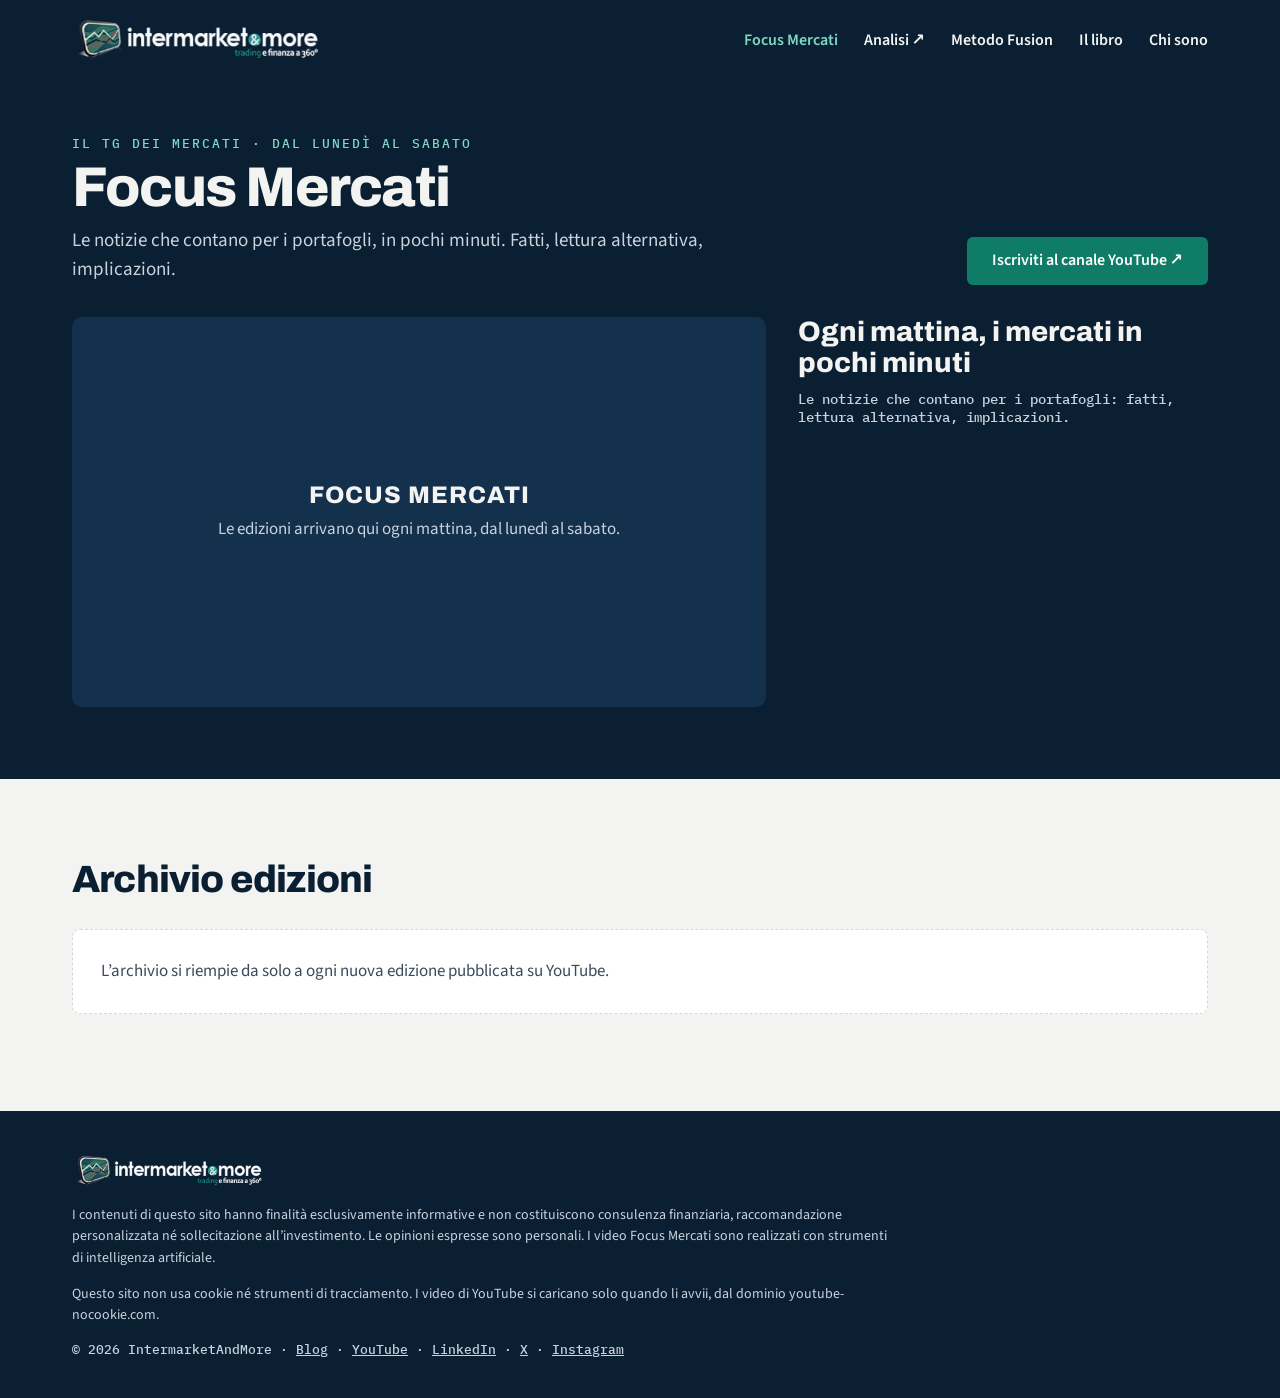
<file: focus-mercati/index.html>
<!doctype html>
<html lang="it">
<head>
<meta charset="utf-8">
<meta name="viewport" content="width=device-width, initial-scale=1">
<title>Focus Mercati – il TG dei mercati | IntermarketAndMore</title>
<meta name="description" content="Focus Mercati, il TG dei mercati di IntermarketAndMore: dal lunedì al sabato le notizie che contano per i portafogli.">
<meta property="og:title" content="Focus Mercati – il TG dei mercati | IntermarketAndMore">
<meta property="og:description" content="Focus Mercati, il TG dei mercati di IntermarketAndMore: dal lunedì al sabato le notizie che contano per i portafogli.">
<meta property="og:type" content="website">
<link rel="icon" href="../assets/logo.png">
<link rel="preload" href="../assets/fonts/archivo-latin-800-normal.woff2" as="font" type="font/woff2" crossorigin>
<link rel="stylesheet" href="../assets/style.css?v=070b5b3ecb">
</head>
<body><header class="site-header"><div class="wrap">
<a class="logo" href="../" aria-label="IntermarketAndMore – home"><img src="../assets/logo.png" alt="intermarket &amp; more – trading e finanza a 360°" width="253" height="52"></a>
<nav class="nav" aria-label="Navigazione principale">
<a href="../focus-mercati/" aria-current="page">Focus Mercati</a>
<a href="https://intermarketandmore.finanzaonline.com">Analisi ↗</a>
<a href="../#metodo">Metodo Fusion</a>
<a href="../#libro">Il libro</a>
<a href="../#chi-sono">Chi sono</a>
</nav></div></header>
<main>
<section class="dark cat-hero"><div class="wrap">
<div class="block-head" style="margin:0">
<div style="max-width:640px"><p class="kicker">Il TG dei mercati · dal lunedì al sabato</p><h1>Focus Mercati</h1>
<p class="lead" style="margin:10px 0 0;font-size:19px;color:var(--on-dark-2)">Le notizie che contano per i portafogli, in pochi minuti. Fatti, lettura alternativa, implicazioni.</p></div>
<a class="btn btn-accent" href="https://www.youtube.com/@Intermarketandmore?sub_confirmation=1">Iscriviti al canale YouTube ↗</a>
</div>
<div class="cat-row"><div class="player"><div class="empty-player"><b>FOCUS MERCATI</b><span>Le edizioni arrivano qui ogni mattina, dal lunedì al sabato.</span></div></div><div class="ed"><h2>Ogni mattina, i mercati in pochi minuti</h2><p class="d">Le notizie che contano per i portafogli: fatti, lettura alternativa, implicazioni.</p></div></div>
</div></section>

<section class="block" aria-labelledby="archivio-title"><div class="wrap">
<div class="block-head"><h2 id="archivio-title">Archivio edizioni</h2></div>
<p class="empty-note">L’archivio si riempie da solo a ogni nuova edizione pubblicata su YouTube.</p>
</div></section>
</main>
<footer class="site-footer"><div class="wrap">
<img src="../assets/logo.png" alt="IntermarketAndMore" width="195" height="40">
<p>I contenuti di questo sito hanno finalità esclusivamente informative e non costituiscono consulenza finanziaria, raccomandazione personalizzata né sollecitazione all’investimento. Le opinioni espresse sono personali. I video Focus Mercati sono realizzati con strumenti di intelligenza artificiale.</p>
<p>Questo sito non usa cookie né strumenti di tracciamento. I video di YouTube si caricano solo quando li avvii, dal dominio youtube-nocookie.com.</p>
<p class="mono">© 2026 IntermarketAndMore · <a href="https://intermarketandmore.finanzaonline.com">Blog</a> · <a href="https://www.youtube.com/@Intermarketandmore">YouTube</a> · <a href="https://www.linkedin.com/in/danilo-riboldi-637421b/">LinkedIn</a> · <a href="https://x.com/intermarketblog">X</a> · <a href="https://www.instagram.com/intermarketandmore/">Instagram</a></p>
</div></footer>
<script src="../assets/site.js?v=d6cdb12711" defer></script>
</body>
</html>
</file>
<file: assets/style.css>
@font-face{font-family:Archivo;font-weight:600;font-display:swap;src:url(fonts/archivo-latin-600-normal.woff2) format("woff2")}
@font-face{font-family:Archivo;font-weight:700;font-display:swap;src:url(fonts/archivo-latin-700-normal.woff2) format("woff2")}
@font-face{font-family:Archivo;font-weight:800;font-display:swap;src:url(fonts/archivo-latin-800-normal.woff2) format("woff2")}
@font-face{font-family:"Source Sans 3";font-weight:400;font-display:swap;src:url(fonts/source-sans-3-latin-400-normal.woff2) format("woff2")}
@font-face{font-family:"Source Sans 3";font-weight:600;font-display:swap;src:url(fonts/source-sans-3-latin-600-normal.woff2) format("woff2")}
@font-face{font-family:"IBM Plex Mono";font-weight:500;font-display:swap;src:url(fonts/ibm-plex-mono-latin-500-normal.woff2) format("woff2")}

:root{
  --navy:#0B1F33; --navy-2:#13304D; --line-dark:#22384F;
  --paper:#F3F4F1; --paper-2:#E6E9E3; --white:#FFFFFF; --rule:#D5DAD3;
  --ink:#0B1F33; --ink-2:#3A4B5C; --ink-3:#4A5D70;
  --on-dark:#F3F4F1; --on-dark-2:#C9D3DE;
  --accent:#0E7C66; --accent-light:#7FD8C3;
  --display:Archivo,"Helvetica Neue",Arial,sans-serif;
  --body:"Source Sans 3",system-ui,sans-serif;
  --mono:"IBM Plex Mono",ui-monospace,Menlo,monospace;
}
*{box-sizing:border-box}
html{scroll-behavior:smooth}
body{margin:0;background:var(--paper);color:var(--ink);font:17px/1.55 var(--body)}
a{color:var(--ink)} a:hover{color:var(--accent)}
img{max-width:100%;display:block}
.wrap{max-width:1200px;margin:0 auto;padding:0 32px}
@media (max-width:600px){.wrap{padding:0 16px}}
.kicker{margin:0 0 6px;font:500 13px/1.3 var(--mono);letter-spacing:2px;color:var(--accent);text-transform:uppercase}
.dark .kicker{color:var(--accent-light)}
h1,h2,h3{font-family:var(--display);margin:0}
h2{font-weight:800;font-size:38px;letter-spacing:-.8px;line-height:1.1}
@media (max-width:600px){h2{font-size:30px}}
.btn{display:inline-flex;align-items:center;gap:10px;min-height:48px;padding:0 24px;border-radius:6px;font-weight:600;text-decoration:none;border:1.5px solid transparent;cursor:pointer;font-family:var(--body);font-size:16px}
.btn-accent{background:var(--accent);color:#fff} .btn-accent:hover{color:#fff;filter:brightness(1.08)}
.btn-ghost-dark{border-color:#5B7189;color:var(--on-dark)} .btn-ghost-dark:hover{color:#fff;border-color:var(--on-dark-2)}
.btn-ghost{border-color:var(--ink);color:var(--ink);background:transparent}
.btn-dark{background:var(--navy);color:var(--on-dark)} .btn-dark:hover{color:#fff}
:focus-visible{outline:3px solid var(--accent-light);outline-offset:2px}

/* header */
.site-header{background:var(--navy);color:var(--on-dark)}
.site-header .wrap{display:flex;flex-wrap:wrap;align-items:center;justify-content:space-between;gap:16px;padding-top:14px;padding-bottom:14px}
.logo img{height:52px;width:auto}
.nav{display:flex;flex-wrap:wrap;gap:6px 26px;font-weight:600;font-size:16px}
.nav a{color:var(--on-dark);text-decoration:none;min-height:44px;display:inline-flex;align-items:center}
.nav a:hover,.nav a[aria-current=page]{color:var(--accent-light)}

/* hero */
.dark{background:var(--navy);color:var(--on-dark)}
.hero{border-top:1px solid var(--line-dark)}
.hero .wrap{display:flex;flex-wrap:wrap;gap:56px;align-items:center;padding-top:72px;padding-bottom:88px}
.hero-text{flex:1 1 420px;min-width:0;display:flex;flex-direction:column;gap:22px}
.hero h1{font-weight:800;font-size:54px;line-height:1.05;letter-spacing:-1.5px}
@media (max-width:600px){.hero h1{font-size:38px}.hero .wrap{padding-top:48px;padding-bottom:56px;gap:36px}}
.hero p.lead{margin:0;font-size:20px;color:var(--on-dark-2);max-width:520px}
.actions{display:flex;flex-wrap:wrap;gap:14px;padding-top:6px}
.hero-media{flex:1 1 460px;min-width:0}

/* player facade */
.player{position:relative;aspect-ratio:16/9;background:var(--navy-2);border-radius:10px;overflow:hidden}
.player iframe{position:absolute;inset:0;width:100%;height:100%;border:0}
.facade{position:absolute;inset:0;width:100%;height:100%;display:flex;flex-direction:column;justify-content:space-between;padding:24px;border:0;background:var(--navy-2);color:var(--on-dark);text-align:left;cursor:pointer;font-family:var(--body)}
.facade .tag{align-self:flex-start;font:500 13px var(--mono);letter-spacing:1.5px;background:var(--accent);color:#fff;padding:4px 10px;border-radius:3px}
.facade .play{align-self:center;width:80px;height:80px;border-radius:50%;background:rgba(243,244,241,.14);display:flex;align-items:center;justify-content:center;transition:background .15s}
.facade:hover .play{background:rgba(243,244,241,.26)}
.facade .meta b{display:block;font:800 26px var(--display);letter-spacing:1px}
.facade .meta span{color:var(--on-dark-2);font-size:15px}
.facade small{font-size:12px;color:#9FB0C1}
.empty-player{position:absolute;inset:0;display:flex;flex-direction:column;align-items:center;justify-content:center;gap:8px;text-align:center;padding:24px;color:var(--on-dark-2)}
.empty-player b{font:800 24px var(--display);color:var(--on-dark);letter-spacing:1px}

/* sections */
section.block{padding:80px 0}
@media (max-width:600px){section.block{padding:56px 0}}
.block-head{display:flex;flex-wrap:wrap;justify-content:space-between;align-items:flex-end;gap:16px;margin-bottom:28px}
.block-head a.more{font-weight:600;text-decoration:none;min-height:44px;display:inline-flex;align-items:center}
.grid-cards{display:grid;grid-template-columns:repeat(auto-fill,minmax(260px,1fr));gap:28px 24px}
.vcard{display:flex;flex-direction:column;gap:12px;text-decoration:none;color:var(--ink)}
.vcard .thumb{aspect-ratio:16/9;background:var(--navy);border-radius:8px;display:flex;justify-content:space-between;align-items:flex-end;padding:14px}
.vcard .thumb span{font:800 15px var(--display);letter-spacing:1px;color:var(--on-dark)}
.vcard .thumb svg{opacity:.8}
.vcard .date{margin:0;font:500 13px var(--mono);color:var(--ink-3)}
.vcard .title{margin:2px 0 0;font-weight:600;font-size:17px;line-height:1.35}
.vcard:hover .title{color:var(--accent)}
.empty-note{background:var(--white);border:1px dashed var(--rule);border-radius:8px;padding:28px;color:var(--ink-2)}

/* posts */
.top-rule{border-top:2px solid var(--ink);padding-top:28px}
.filters{display:flex;flex-wrap:wrap;gap:8px;margin-bottom:20px}
.pill{min-height:44px;padding:0 16px;border-radius:22px;font:600 15px var(--body);cursor:pointer;border:1.5px solid var(--ink);background:transparent;color:var(--ink)}
.pill[aria-pressed=true]{background:var(--ink);color:var(--on-dark)}
.posts{background:var(--white);border:1px solid var(--rule);border-radius:8px}
.post{display:flex;flex-wrap:wrap;gap:8px 28px;padding:20px 24px;border-bottom:1px solid var(--paper-2);text-decoration:none;color:var(--ink)}
.post:last-child{border-bottom:0}
.post .when{flex:0 0 130px;display:flex;flex-direction:column;gap:4px}
.post .when time{font:500 13px var(--mono);color:var(--ink-3)}
.post .when span{font:500 12px var(--mono);letter-spacing:1px;color:var(--accent);text-transform:uppercase}
.post .what{flex:1 1 420px;min-width:0;display:flex;flex-direction:column;gap:4px}
.post .what b{font:700 20px/1.25 var(--display)}
.post .what span{color:var(--ink-2);font-size:16px}
.post:hover .what b{color:var(--accent)}
.posts-foot{display:flex;flex-wrap:wrap;justify-content:space-between;align-items:center;gap:12px;padding-top:20px;font-size:14px;color:var(--ink-3)}

/* metodo */
.metodo{background:var(--paper-2)}
.lenses{display:grid;grid-template-columns:repeat(auto-fit,minmax(240px,1fr));gap:20px;margin-top:36px}
.lens{background:var(--white);border-radius:8px;padding:24px;display:flex;flex-direction:column;gap:10px}
.lens .n{font:500 14px var(--mono);color:var(--accent)}
.lens h3{font-weight:700;font-size:21px}
.lens p{margin:0;color:var(--ink-2);font-size:16px}
.intro{max-width:720px}
.intro p{margin:12px 0 0;font-size:19px;color:var(--ink-2)}

/* book, about */
.split{display:flex;flex-wrap:wrap;gap:48px;align-items:center}
.split .side{flex:1 1 420px;min-width:0;display:flex;flex-direction:column;gap:16px}
.split p{margin:0;font-size:19px;color:var(--ink-2)}
.book-cover{flex:0 1 300px;display:block;border-radius:4px;overflow:hidden;box-shadow:0 18px 40px rgba(11,31,51,.28);transition:transform .2s}
.book-cover:hover{transform:translateY(-3px)}
.book-cover img{width:100%;height:auto;aspect-ratio:auto}
.about{background:var(--white);border-top:1px solid var(--rule)}
.monogram{flex:0 0 160px;height:160px;border-radius:50%;background:var(--navy);display:flex;align-items:center;justify-content:center;font:800 44px var(--display);color:var(--on-dark)}
.links{display:flex;flex-wrap:wrap;gap:20px;font-weight:600}
.links a{min-height:44px;display:inline-flex;align-items:center}

/* category page */
.cat-hero .wrap{padding-top:56px;padding-bottom:72px;display:flex;flex-direction:column;gap:32px}
.cat-hero h1{font-weight:800;font-size:56px;line-height:1.02;letter-spacing:-1.5px}
@media (max-width:600px){.cat-hero h1{font-size:40px}}
.cat-row{display:flex;flex-wrap:wrap;gap:32px;align-items:stretch}
.cat-row .player{flex:3 1 560px;min-width:0}
.cat-row .ed{flex:2 1 320px;min-width:0;display:flex;flex-direction:column;gap:12px}
.ed .d{margin:0;font:500 14px var(--mono);color:var(--on-dark-2)}
.ed h2{font-size:28px;letter-spacing:0}
.ed ol{margin:0;padding-left:22px;display:flex;flex-direction:column;gap:8px;color:#E3E8EE}
.ed .src{margin:6px 0 0;font-size:14px;color:#9FB0C1}

/* footer */
.site-footer{background:var(--navy);color:var(--on-dark-2);font-size:14px}
.site-footer .wrap{padding-top:40px;padding-bottom:40px;display:flex;flex-direction:column;gap:14px}
.site-footer img{height:40px;width:auto;align-self:flex-start}
.site-footer p{margin:0;max-width:820px}
.site-footer .mono{font:500 13px var(--mono)}
.site-footer a{color:var(--on-dark-2)}
[hidden]{display:none!important}
</file>
